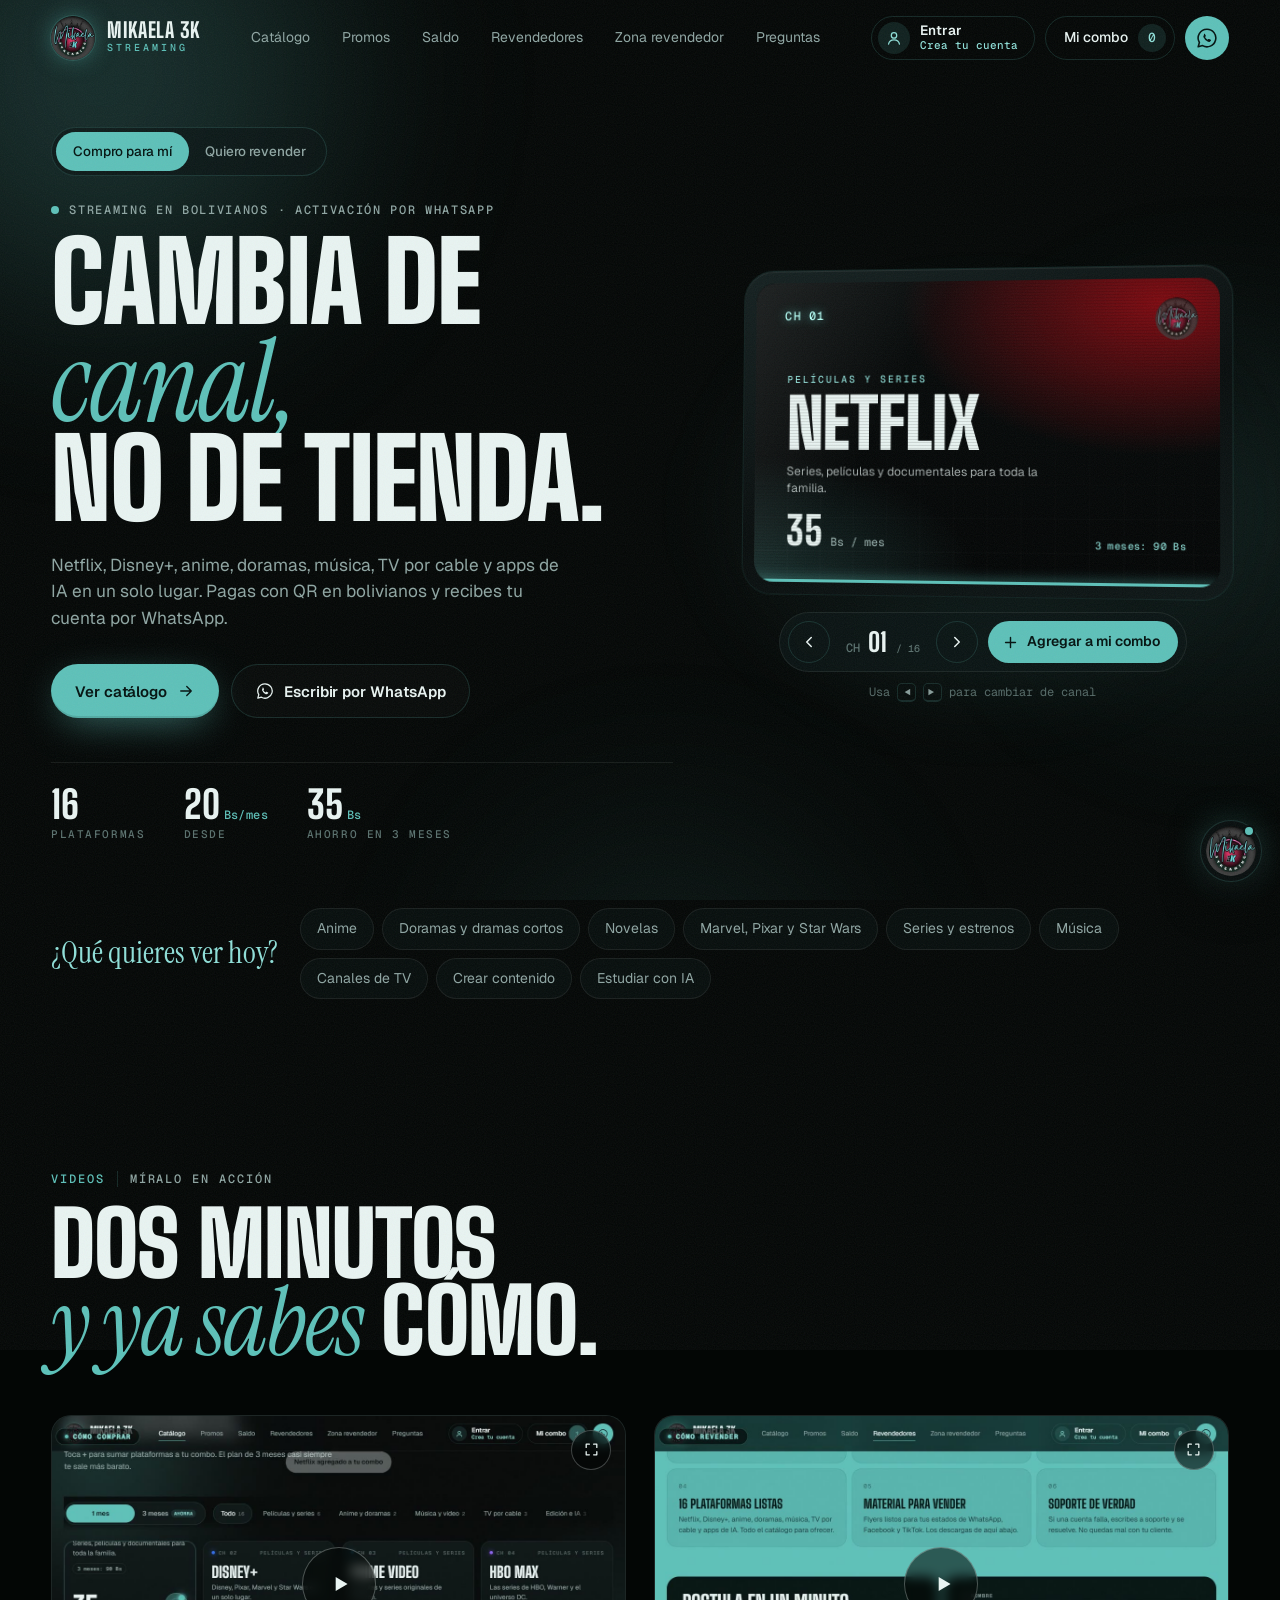
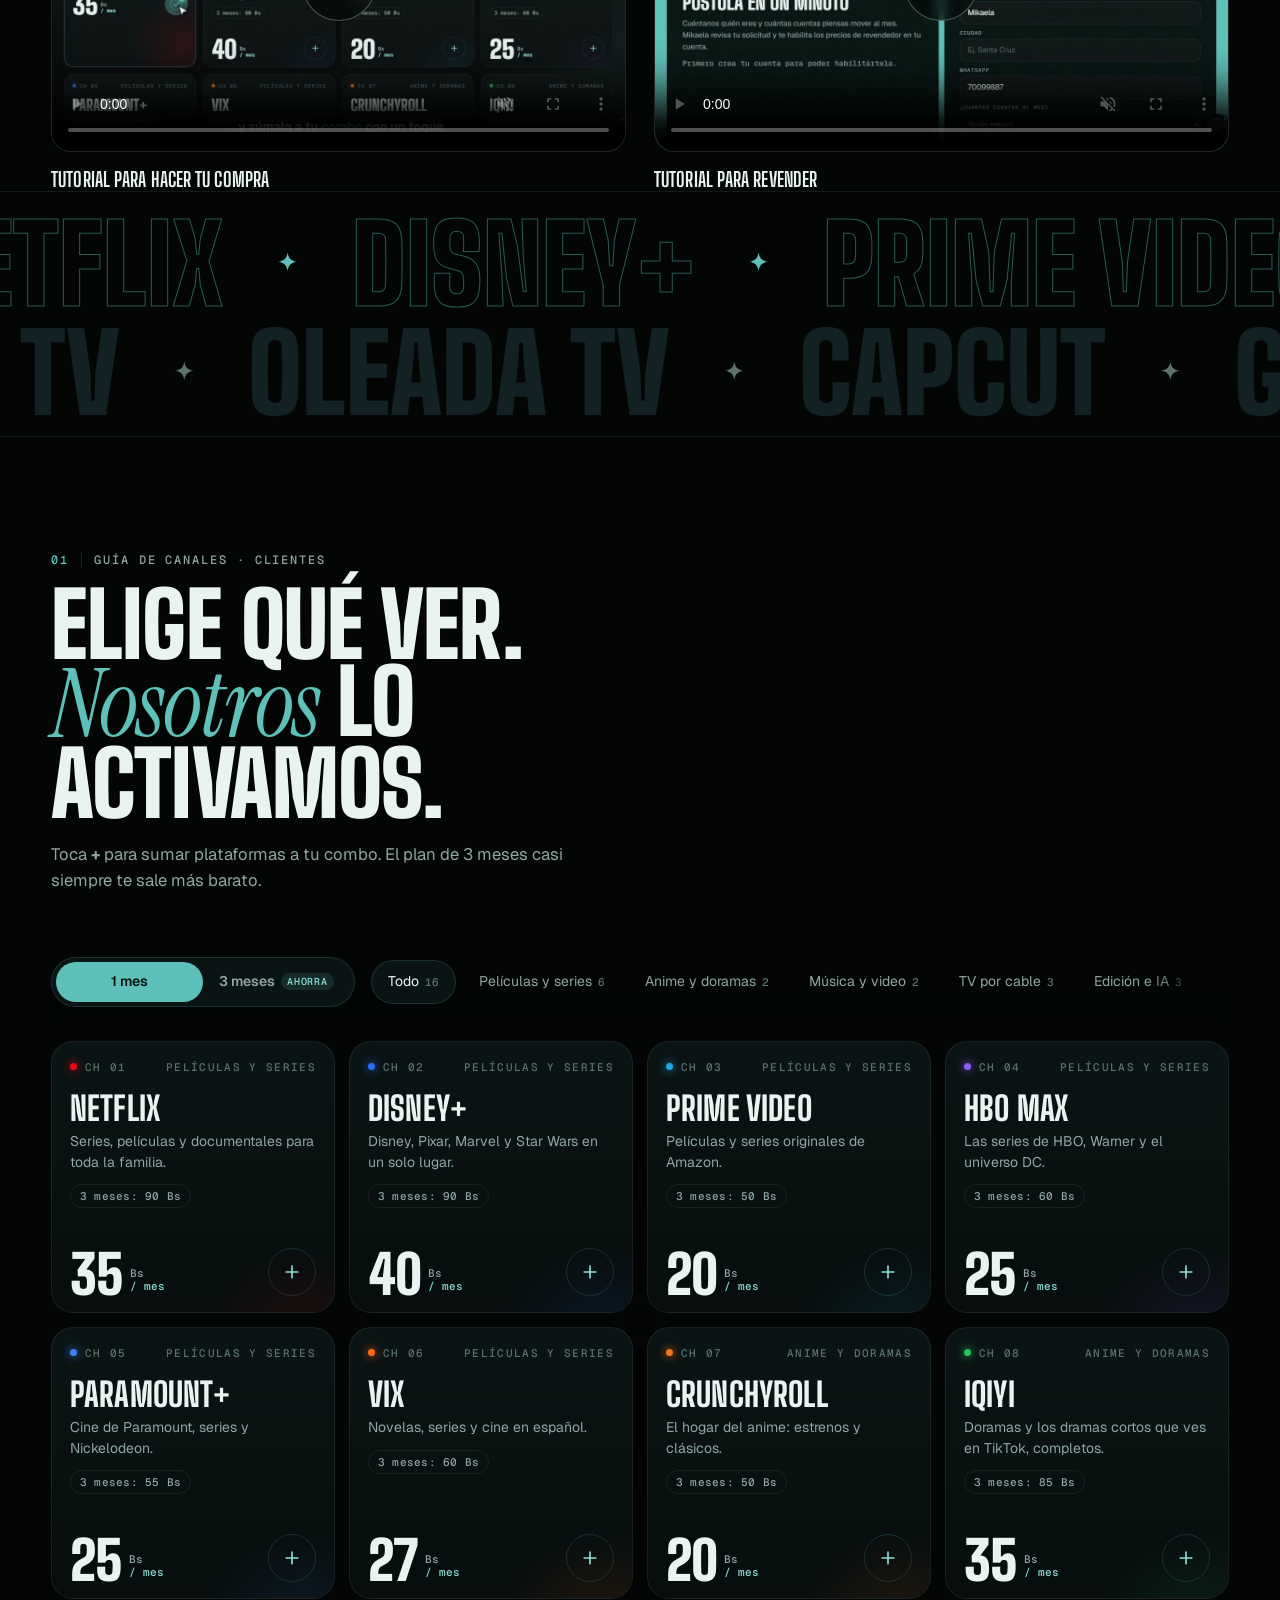
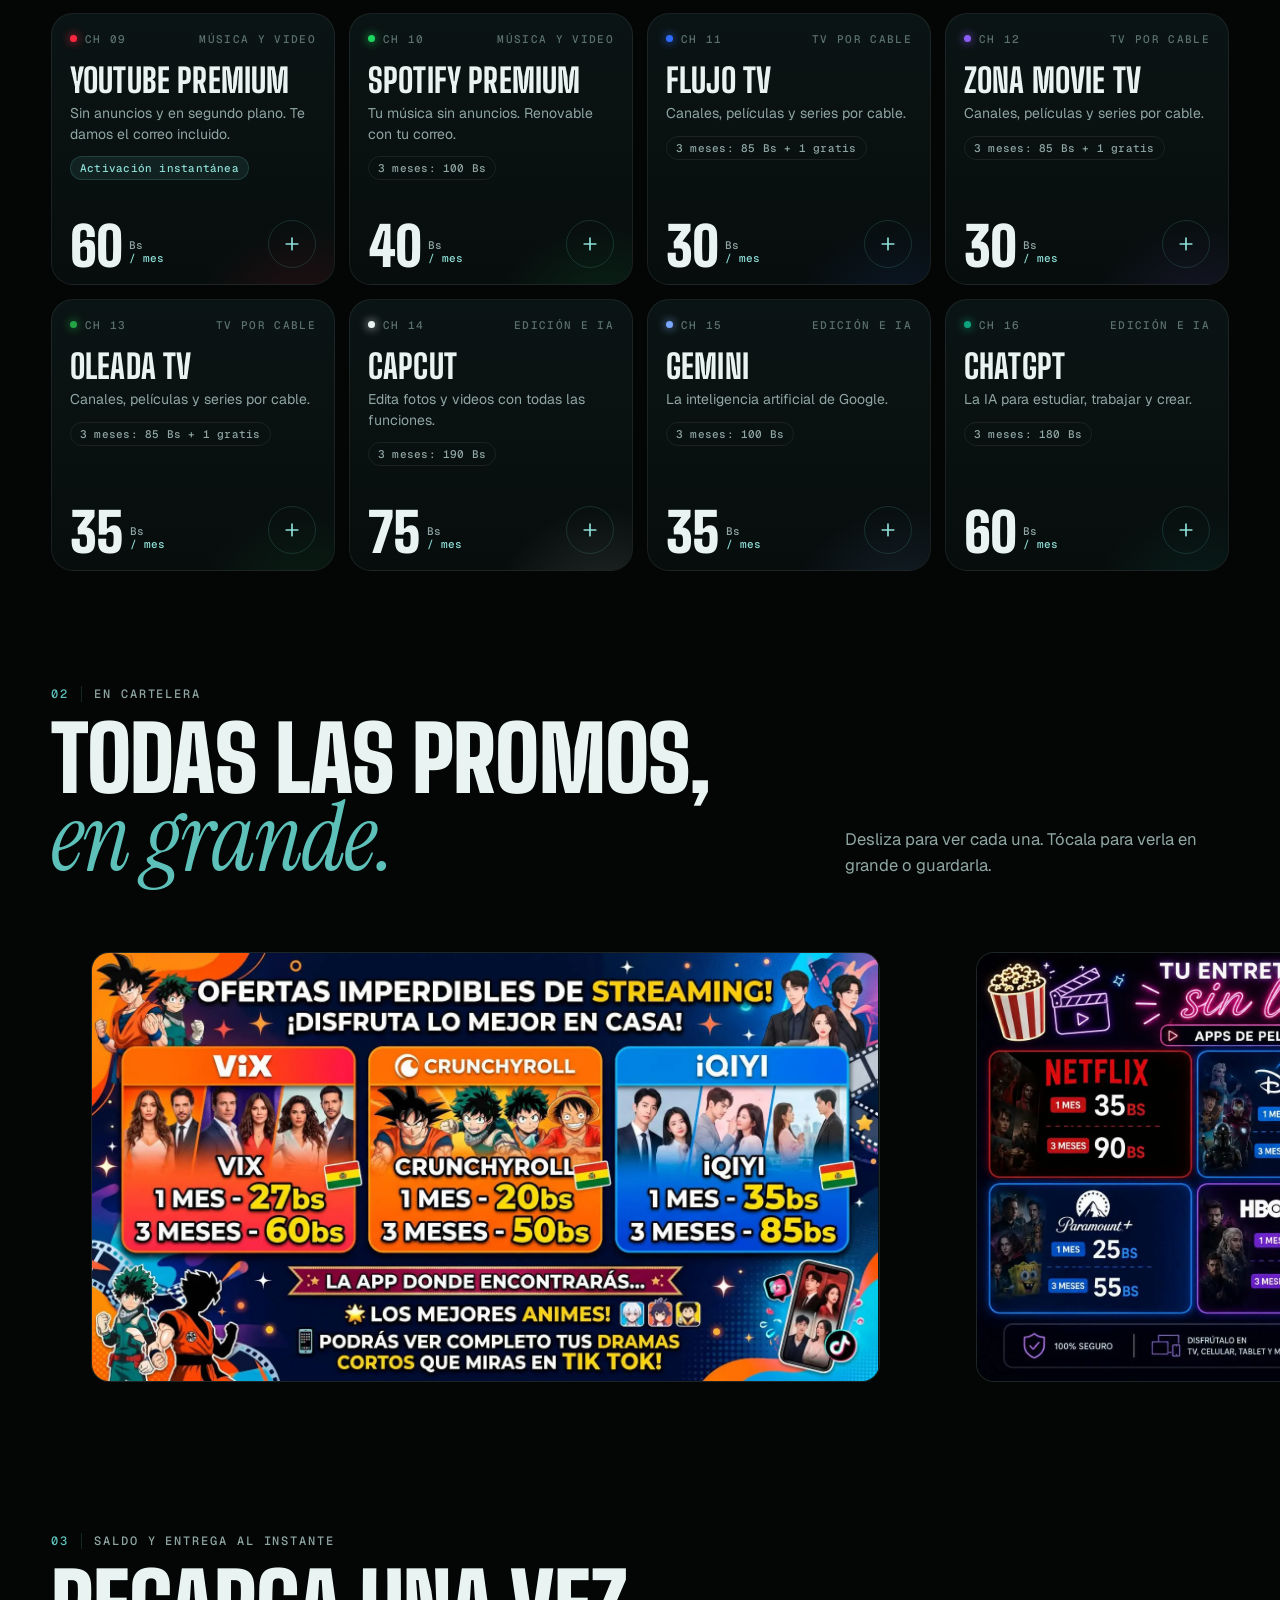
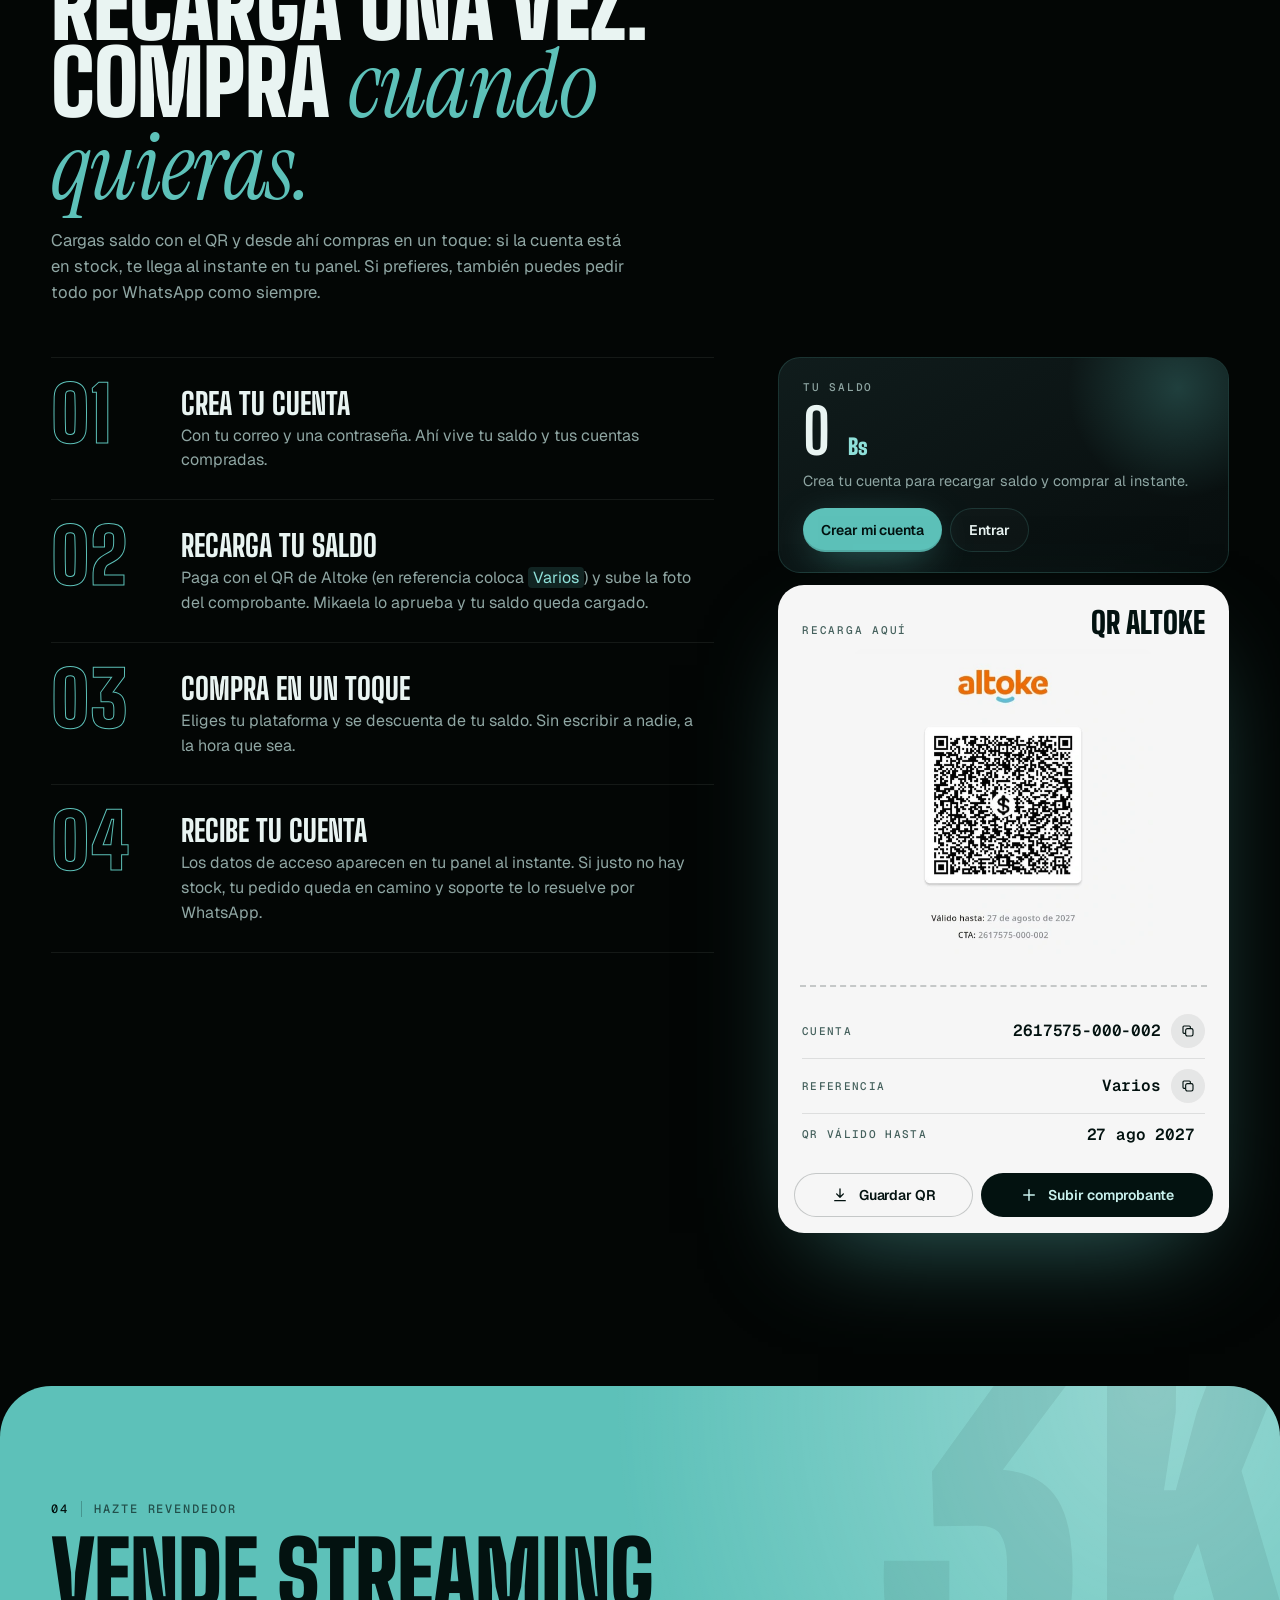
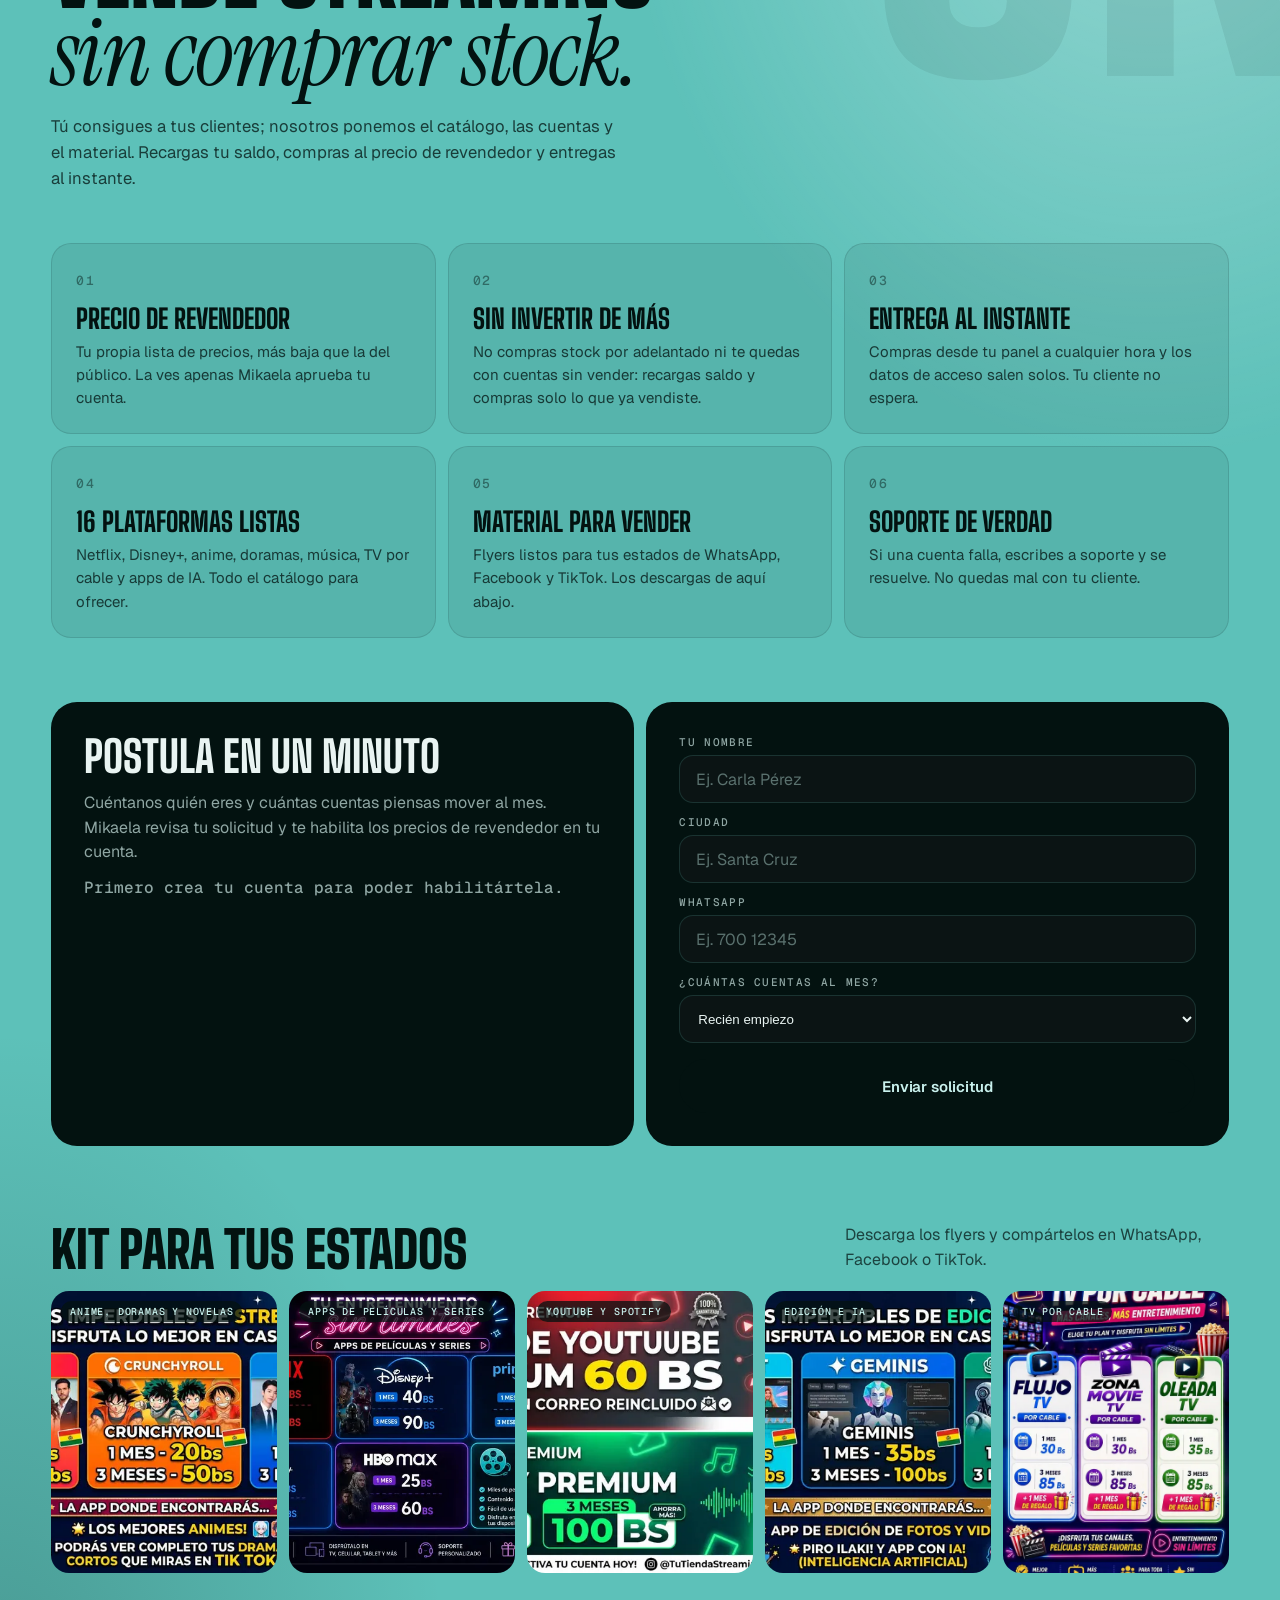
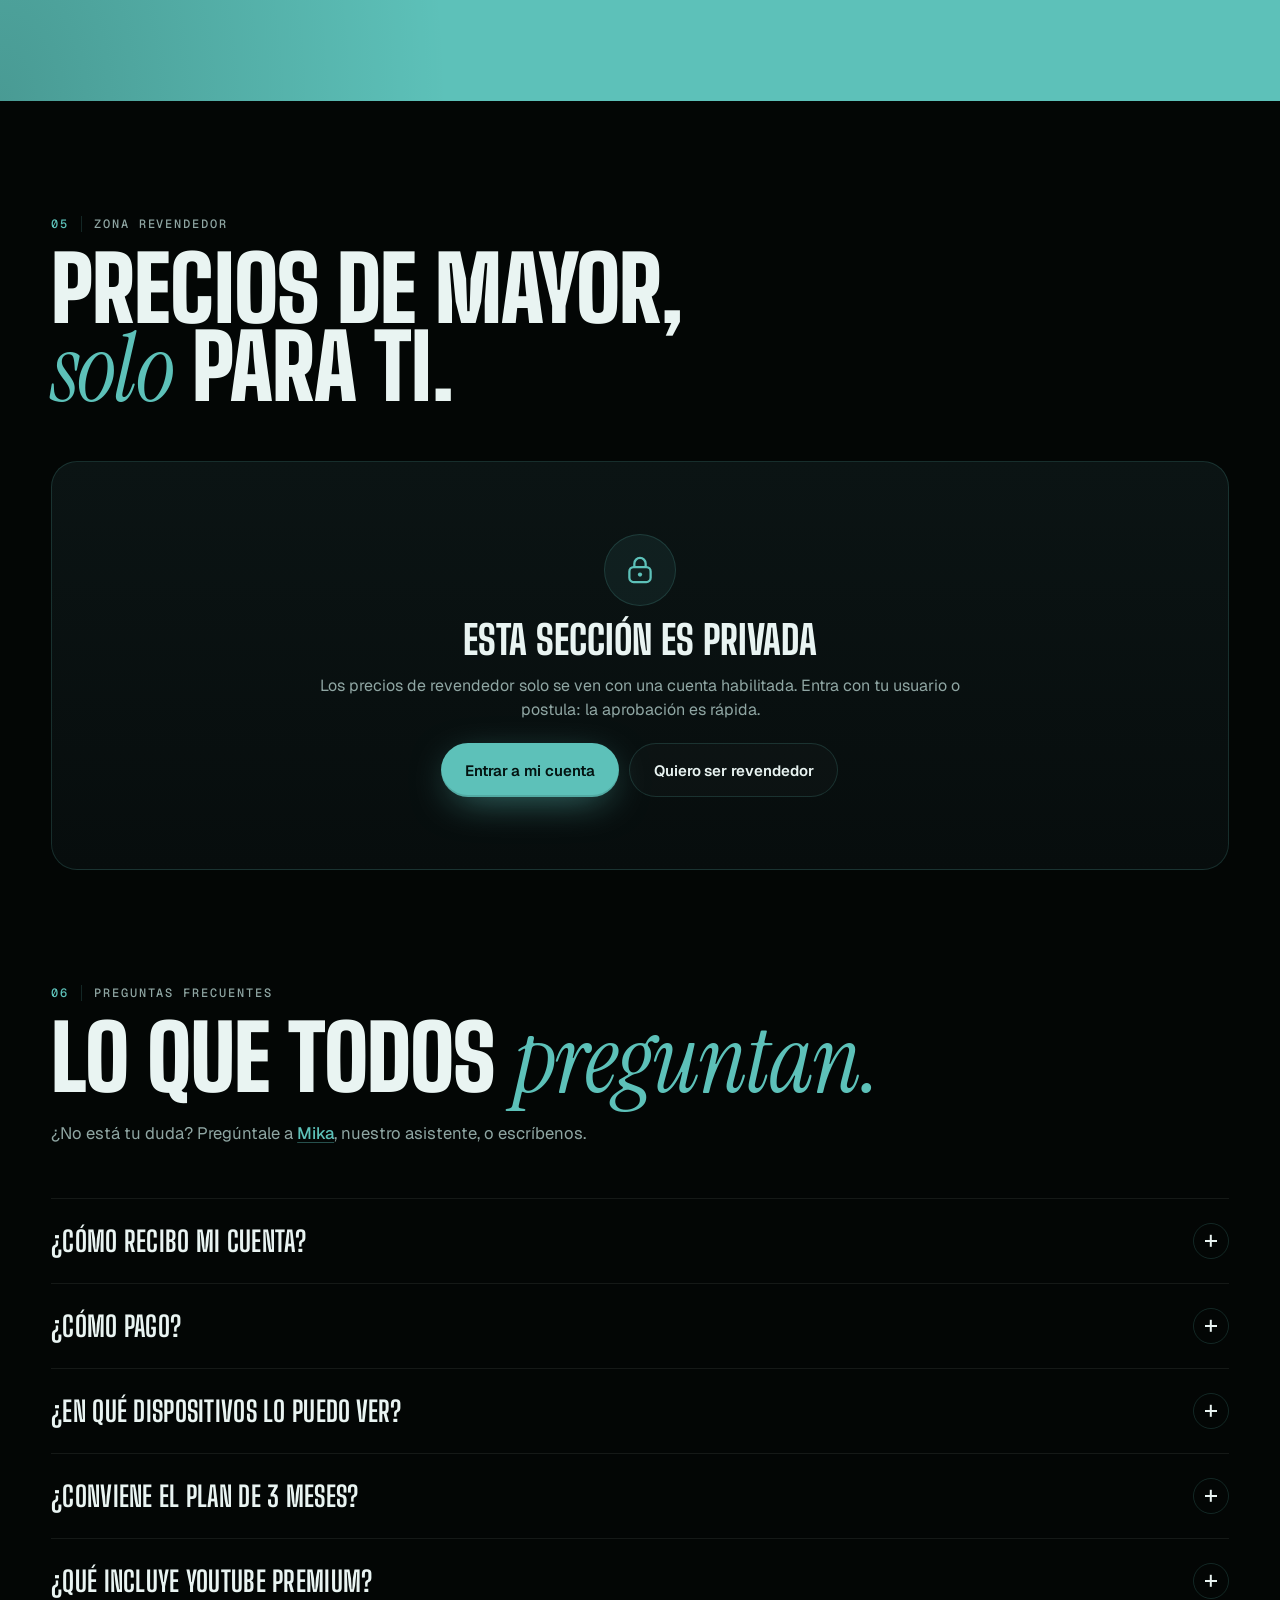
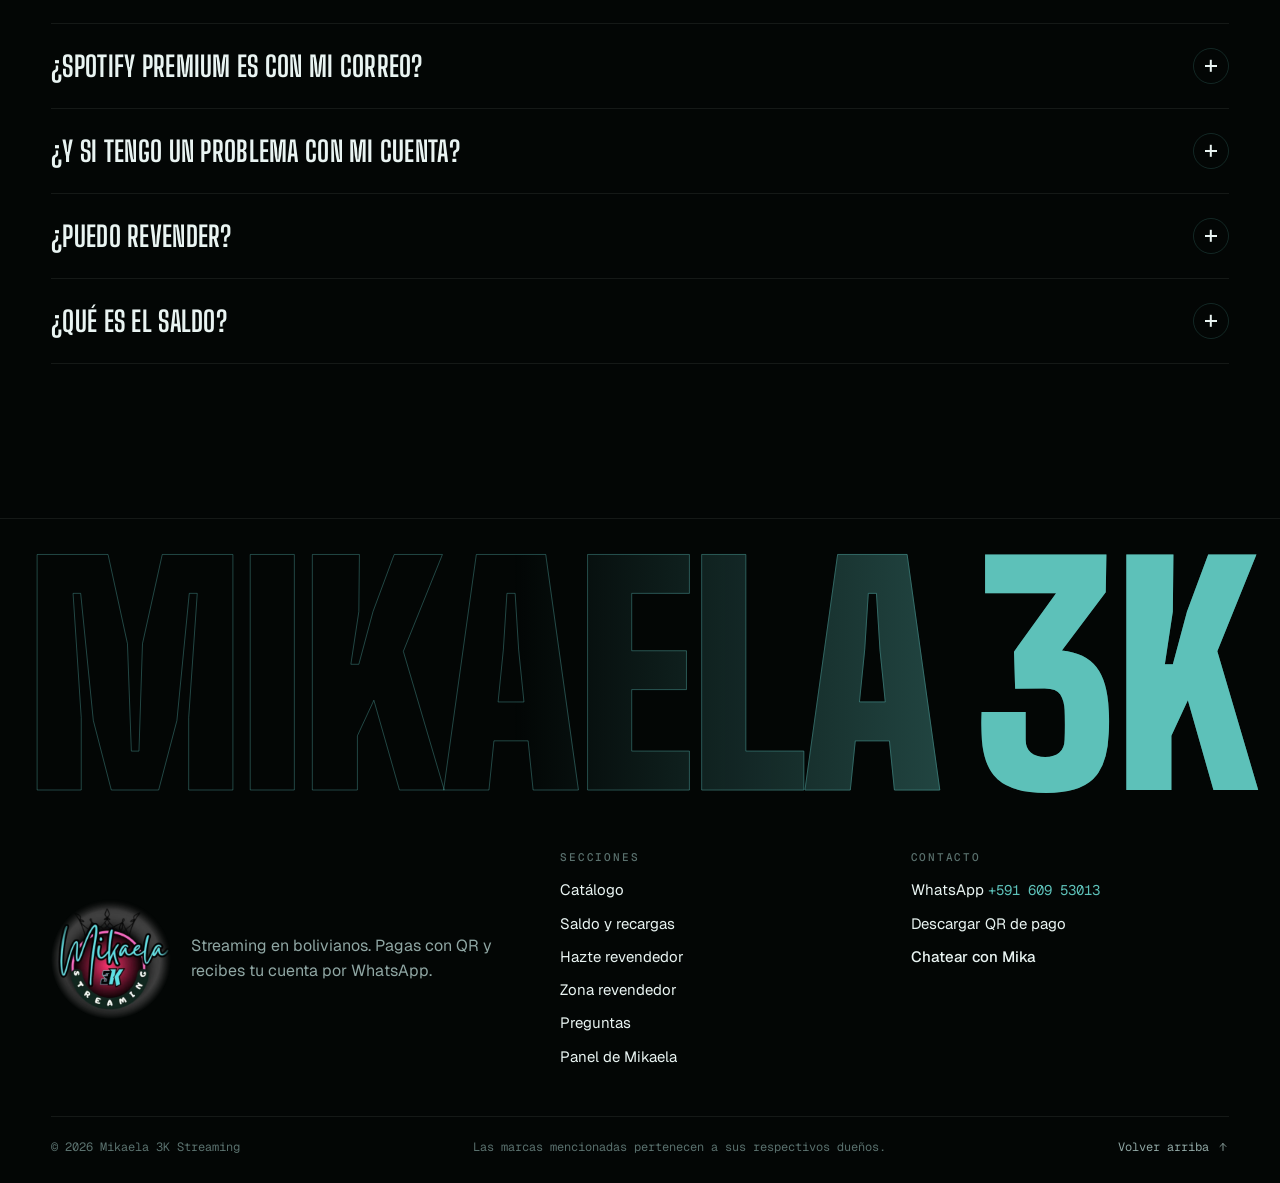
<file: index.html>
<!doctype html>
<html lang="es">
<head>
  <meta charset="utf-8">
  <meta name="viewport" content="width=device-width, initial-scale=1, viewport-fit=cover">
  <title>Mikaela 3K Streaming · Netflix, anime, música y más en bolivianos</title>
  <meta name="description" content="Netflix, Disney+, Prime Video, HBO Max, Crunchyroll, iQIYI, Spotify, YouTube Premium, TV por cable y apps de IA. Pagas con QR en bolivianos y recibes tu cuenta por WhatsApp.">
  <meta name="theme-color" content="#030605">
  <meta property="og:type" content="website">
  <meta property="og:title" content="Mikaela 3K Streaming">
  <meta property="og:description" content="Cambia de canal, no de tienda. 16 plataformas desde 20 Bs al mes, pago con QR y activación por WhatsApp.">
  <meta property="og:image" content="img/og.jpg">
  <meta name="twitter:card" content="summary_large_image">
  <link rel="icon" type="image/png" href="img/favicon.png">
  <link rel="apple-touch-icon" href="img/apple-touch-icon.png">
  <link rel="preconnect" href="https://fonts.googleapis.com">
  <link rel="preconnect" href="https://fonts.gstatic.com" crossorigin>
  <link href="https://fonts.googleapis.com/css2?family=Big+Shoulders+Display:wght@600;700;800;900&family=Geist:wght@400;500;600&family=Geist+Mono:wght@400;500&family=Instrument+Serif:ital@0;1&display=swap" rel="stylesheet">
  <link rel="preload" as="image" href="img/logo.webp">
  <link rel="stylesheet" href="css/estilos.css">
  <link rel="stylesheet" href="css/cuenta.css">
</head>
<body class="is-loading">

<svg width="0" height="0" style="position:absolute" aria-hidden="true">
  <symbol id="i-wa" viewBox="0 0 24 24"><path d="M12 2.4a9.6 9.6 0 0 0-8.3 14.5L2.4 21.6l4.8-1.3A9.6 9.6 0 1 0 12 2.4Z" fill="none" stroke="currentColor" stroke-width="1.7" stroke-linejoin="round"/><path d="M8.7 7.5c.3-.3.8-.3 1 .1l.9 1.8c.2.3.1.7-.2 1l-.6.6c.6 1.3 1.6 2.3 2.9 2.9l.6-.6c.3-.3.7-.4 1-.2l1.8.9c.4.2.4.7.1 1l-.8.8c-.6.6-1.5.7-2.3.4a9.2 9.2 0 0 1-4.9-4.9c-.3-.8-.2-1.7.4-2.3l.1-.3Z" fill="currentColor"/></symbol>
  <symbol id="i-arrow" viewBox="0 0 24 24"><path d="M5 12h14M13 6l6 6-6 6" fill="none" stroke="currentColor" stroke-width="1.8" stroke-linecap="round" stroke-linejoin="round"/></symbol>
  <symbol id="i-plus" viewBox="0 0 24 24"><path d="M12 5v14M5 12h14" fill="none" stroke="currentColor" stroke-width="2" stroke-linecap="round"/></symbol>
  <symbol id="i-minus" viewBox="0 0 24 24"><path d="M5 12h14" fill="none" stroke="currentColor" stroke-width="2" stroke-linecap="round"/></symbol>
  <symbol id="i-check" viewBox="0 0 24 24"><path d="m5 12.5 4.5 4.5L19 7.5" fill="none" stroke="currentColor" stroke-width="2.2" stroke-linecap="round" stroke-linejoin="round"/></symbol>
  <symbol id="i-close" viewBox="0 0 24 24"><path d="M6 6l12 12M18 6 6 18" fill="none" stroke="currentColor" stroke-width="1.9" stroke-linecap="round"/></symbol>
  <symbol id="i-down" viewBox="0 0 24 24"><path d="M12 4v11m0 0-4.5-4.5M12 15l4.5-4.5M5 19.5h14" fill="none" stroke="currentColor" stroke-width="1.8" stroke-linecap="round" stroke-linejoin="round"/></symbol>
  <symbol id="i-copy" viewBox="0 0 24 24"><rect x="8.5" y="8.5" width="11" height="11" rx="2.5" fill="none" stroke="currentColor" stroke-width="1.7"/><path d="M15.5 8.5V6a1.5 1.5 0 0 0-1.5-1.5H6A1.5 1.5 0 0 0 4.5 6v8A1.5 1.5 0 0 0 6 15.5h2.5" fill="none" stroke="currentColor" stroke-width="1.7"/></symbol>
  <symbol id="i-send" viewBox="0 0 24 24"><path d="M4.5 12 20 4.5 15.5 20l-3.2-6.3L4.5 12Z" fill="none" stroke="currentColor" stroke-width="1.8" stroke-linejoin="round"/><path d="m12.3 13.7 3.4-3.4" stroke="currentColor" stroke-width="1.8" stroke-linecap="round"/></symbol>
  <symbol id="i-chev" viewBox="0 0 24 24"><path d="m9 6 6 6-6 6" fill="none" stroke="currentColor" stroke-width="2" stroke-linecap="round" stroke-linejoin="round"/></symbol>
  <symbol id="i-spark" viewBox="0 0 24 24"><path d="M12 2.5c.5 4.6 2.9 7 7.5 7.5-4.6.5-7 2.9-7.5 7.5-.5-4.6-2.9-7-7.5-7.5 4.6-.5 7-2.9 7.5-7.5Z" fill="currentColor"/></symbol>
  <symbol id="i-expand" viewBox="0 0 24 24"><path d="M9 4.5H4.5V9M15 4.5h4.5V9M9 19.5H4.5V15M15 19.5h4.5V15" fill="none" stroke="currentColor" stroke-width="1.8" stroke-linecap="round" stroke-linejoin="round"/></symbol>
  <symbol id="i-play" viewBox="0 0 24 24"><path d="M8 5.5v13l11-6.5-11-6.5Z" fill="currentColor"/></symbol>
</svg>

<!-- Intro: sintonizando -->
<div class="loader" id="loader" aria-hidden="true">
  <div class="loader__logo"><img src="img/logo.webp" alt="" width="640" height="640"></div>
  <div class="loader__line">
    <span>Sintonizando</span>
    <b id="loaderCh">CH 01</b>
  </div>
  <div class="loader__bar"><i></i></div>
</div>

<div class="ambient" aria-hidden="true"><i></i><i></i><i></i></div>
<div class="grain" aria-hidden="true"></div>

<header class="nav" id="nav">
  <a class="nav__brand" href="#top" aria-label="Mikaela 3K Streaming, inicio">
    <img src="img/logo-128.webp" alt="" width="44" height="44">
    <span><b>Mikaela 3K</b><small>Streaming</small></span>
  </a>
  <nav class="nav__links" aria-label="Principal">
    <a href="#catalogo">Catálogo</a>
    <a href="#cartelera">Promos</a>
    <a href="#comprar">Saldo</a>
    <a href="#revendedores">Revendedores</a>
    <a href="#zona">Zona revendedor</a>
    <a href="#preguntas">Preguntas</a>
  </nav>
  <div class="nav__actions">
    <button class="nav__user" id="navUser" type="button" aria-label="Mi cuenta">
      <span class="nav__user__av" id="navAv" aria-hidden="true">
        <svg viewBox="0 0 24 24"><circle cx="12" cy="8.5" r="3.6" fill="none" stroke="currentColor" stroke-width="1.7"/><path d="M4.8 20c.6-3.6 3.6-5.6 7.2-5.6s6.6 2 7.2 5.6" fill="none" stroke="currentColor" stroke-width="1.7" stroke-linecap="round"/></svg>
      </span>
      <span class="nav__user__txt"><b id="navName">Entrar</b><small id="navSaldo">Crea tu cuenta</small></span>
    </button>
    <button class="nav__combo" id="openCart" type="button">
      <span>Mi combo</span><b class="badge" id="cartCount">0</b>
    </button>
    <a class="nav__wa" data-wa="Hola Mikaela 3K, quiero información." href="#" target="_blank" rel="noopener" aria-label="Escribir por WhatsApp">
      <svg><use href="#i-wa"/></svg>
    </a>
    <button class="nav__burger" id="burger" type="button" aria-label="Abrir menú" aria-expanded="false" aria-controls="menu"><i></i><i></i></button>
  </div>
</header>

<div class="menu" id="menu" aria-hidden="true">
  <nav aria-label="Menú">
    <a href="#catalogo"><small>01</small>Catálogo</a>
    <a href="#cartelera"><small>02</small>Promos</a>
    <a href="#comprar"><small>03</small>Saldo</a>
    <a href="#revendedores"><small>04</small>Revendedores</a>
    <a href="#zona"><small>05</small>Zona revendedor</a>
    <a href="#preguntas"><small>06</small>Preguntas</a>
  </nav>
  <a class="btn btn--primary btn--block" data-wa="Hola Mikaela 3K, quiero información." href="#" target="_blank" rel="noopener">
    <svg><use href="#i-wa"/></svg> Escribir por WhatsApp
  </a>
</div>

<main id="top">

  <!-- ============ HERO ============ -->
  <section class="hero" id="inicio" aria-label="Inicio">
    <div class="hero__copy">
      <div class="switch" role="tablist" aria-label="¿Para quién es?">
        <button type="button" role="tab" aria-selected="true" data-mode="cliente">Compro para mí</button>
        <button type="button" role="tab" aria-selected="false" data-mode="revendedor">Quiero revender</button>
        <i class="switch__pill" aria-hidden="true"></i>
      </div>

      <p class="kicker"><span class="live" aria-hidden="true"></span><span id="heroKicker">Streaming en bolivianos · Activación por WhatsApp</span></p>

      <h1 class="hero__title" id="heroTitle">
        <span class="line"><span>Cambia de</span></span>
        <span class="line"><span><em>canal,</em></span></span>
        <span class="line"><span>no de tienda.</span></span>
      </h1>

      <p class="hero__lead" id="heroLead">Netflix, Disney+, anime, doramas, música, TV por cable y apps de IA en un solo lugar. Pagas con QR en bolivianos y recibes tu cuenta por WhatsApp.</p>

      <div class="hero__cta">
        <a class="btn btn--primary magnetic" id="heroCta" href="#catalogo"><span id="heroCtaTxt">Ver catálogo</span> <svg><use href="#i-arrow"/></svg></a>
        <a class="btn btn--ghost" id="heroCta2" data-wa="Hola Mikaela 3K, quiero información." href="#" target="_blank" rel="noopener"><svg><use href="#i-wa"/></svg> <span>Escribir por WhatsApp</span></a>
      </div>

      <dl class="hero__stats" id="heroStats"></dl>
    </div>

    <div class="hero__tv">
      <div class="tv" id="tv">
        <div class="tv__frame">
          <div class="tv__screen" id="tvScreen" aria-live="polite">
            <div class="tv__channel" id="tvChannel"></div>
            <canvas class="tv__static" id="tvStatic" width="240" height="150" aria-hidden="true"></canvas>
            <div class="tv__scan" aria-hidden="true"></div>
            <div class="tv__glass" aria-hidden="true"></div>
            <span class="tv__osd" id="tvOsd">CH 01</span>
            <img class="tv__bug" src="img/logo-128.webp" alt="" width="56" height="56">
            <i class="tv__progress" id="tvProgress" aria-hidden="true"></i>
          </div>
        </div>
        <div class="tv__remote">
          <button class="tv__btn" id="tvPrev" type="button" aria-label="Canal anterior"><svg style="transform:scaleX(-1)"><use href="#i-chev"/></svg></button>
          <div class="tv__dial" aria-hidden="true"><span>CH</span><b id="tvNum">01</b><small>/ 16</small></div>
          <button class="tv__btn" id="tvNext" type="button" aria-label="Canal siguiente"><svg><use href="#i-chev"/></svg></button>
          <button class="tv__add" id="tvAdd" type="button"><svg><use href="#i-plus"/></svg><span>Agregar a mi combo</span></button>
        </div>
        <p class="tv__hint">Usa <kbd>◀</kbd> <kbd>▶</kbd> para cambiar de canal</p>
      </div>
    </div>
  </section>

  <!-- ============ GUSTOS ============ -->
  <section class="moods" aria-label="¿Qué quieres ver hoy?">
    <p class="moods__q"><em>¿Qué quieres ver hoy?</em></p>
    <div class="moods__list" id="moods"></div>
  </section>

  <!-- ============ TUTORIALES ============ -->
  <section class="section tutos" id="tutoriales" aria-labelledby="tutosTitle">
    <header class="sec-head" data-reveal>
      <p class="sec-tag"><span>Videos</span>Míralo en acción</p>
      <h2 id="tutosTitle">Dos minutos<br><em>y ya sabes</em> cómo.</h2>
    </header>
    <div class="tutos__grid" id="tutosGrid"></div>
  </section>

  <!-- ============ MARQUESINA ============ -->
  <div class="marquee" aria-hidden="true">
    <div class="marquee__row" data-dir="1"><div class="marquee__track" id="mq1"></div></div>
    <div class="marquee__row marquee__row--solid" data-dir="-1"><div class="marquee__track" id="mq2"></div></div>
  </div>

  <!-- ============ 01 CATÁLOGO ============ -->
  <section class="section catalog" id="catalogo" aria-labelledby="catTitle">
    <header class="sec-head" data-reveal>
      <p class="sec-tag"><span>01</span>Guía de canales · Clientes</p>
      <h2 id="catTitle">Elige qué ver.<br><em>Nosotros</em> lo activamos.</h2>
      <p class="sec-lead">Toca <b>+</b> para sumar plataformas a tu combo. El plan de 3 meses casi siempre te sale más barato.</p>
    </header>

    <div class="catalog__bar" id="catBar">
      <div class="period" role="radiogroup" aria-label="Duración del plan">
        <button type="button" role="radio" aria-checked="true" data-meses="1">1 mes</button>
        <button type="button" role="radio" aria-checked="false" data-meses="3">3 meses <small>ahorra</small></button>
        <i class="period__pill" aria-hidden="true"></i>
      </div>
      <div class="tabs" id="tabs" role="tablist" aria-label="Categorías"></div>
    </div>

    <div class="mood-note" id="moodNote" hidden>
      <span>Mostrando lo mejor para <b id="moodName"></b></span>
      <button type="button" id="moodClear">Ver todo <svg><use href="#i-close"/></svg></button>
    </div>

    <div class="grid" id="grid"></div>
  </section>

  <!-- ============ 02 CARTELERA ============ -->
  <section class="section rail-sec" id="cartelera" aria-labelledby="railTitle">
    <header class="sec-head sec-head--row" data-reveal>
      <div>
        <p class="sec-tag"><span>02</span>En cartelera</p>
        <h2 id="railTitle">Todas las promos,<br><em>en grande.</em></h2>
      </div>
      <p class="sec-lead">Desliza para ver cada una. Tócala para verla en grande o guardarla.</p>
    </header>
    <div class="rail" id="rail" tabindex="0" aria-label="Promociones"></div>
  </section>

  <!-- ============ 03 SALDO ============ -->
  <section class="section buy" id="comprar" aria-labelledby="buyTitle">
    <header class="sec-head" data-reveal>
      <p class="sec-tag"><span>03</span>Saldo y entrega al instante</p>
      <h2 id="buyTitle">Recarga una vez.<br>Compra <em>cuando quieras.</em></h2>
      <p class="sec-lead">Cargas saldo con el QR y desde ahí compras en un toque: si la cuenta está en stock, te llega al instante en tu panel. Si prefieres, también puedes pedir todo por WhatsApp como siempre.</p>
    </header>

    <div class="buy__grid">
      <ol class="steps" id="steps">
        <li data-reveal>
          <b>01</b>
          <div><h3>Crea tu cuenta</h3><p>Con tu correo y una contraseña. Ahí vive tu saldo y tus cuentas compradas.</p></div>
        </li>
        <li data-reveal>
          <b>02</b>
          <div><h3>Recarga tu saldo</h3><p>Paga con el QR de Altoke (en referencia coloca <mark>Varios</mark>) y sube la foto del comprobante. Mikaela lo aprueba y tu saldo queda cargado.</p></div>
        </li>
        <li data-reveal>
          <b>03</b>
          <div><h3>Compra en un toque</h3><p>Eliges tu plataforma y se descuenta de tu saldo. Sin escribir a nadie, a la hora que sea.</p></div>
        </li>
        <li data-reveal>
          <b>04</b>
          <div><h3>Recibe tu cuenta</h3><p>Los datos de acceso aparecen en tu panel al instante. Si justo no hay stock, tu pedido queda en camino y soporte te lo resuelve por WhatsApp.</p></div>
        </li>
      </ol>

      <div class="buy__side">
      <article class="saldo-card" id="saldoCard" data-reveal>
        <p class="saldo-card__k">Tu saldo</p>
        <p class="saldo-card__n"><b id="saldoNum">0</b> <span>Bs</span></p>
        <p class="saldo-card__t" id="saldoTexto">Crea tu cuenta para recargar saldo y comprar al instante.</p>
        <div class="saldo-card__btns">
          <button class="btn btn--primary btn--sm" type="button" id="saldoBtn1">Crear mi cuenta</button>
          <button class="btn btn--ghost btn--sm" type="button" id="saldoBtn2">Cómo funciona</button>
        </div>
      </article>

      <article class="ticket" data-reveal aria-label="Datos de pago">
        <header class="ticket__head">
          <span>Recarga aquí</span>
          <b>QR Altoke</b>
        </header>
        <div class="ticket__qr">
          <img src="img/qr-altoke.webp" alt="Código QR de pago Altoke de Mikaela 3K" width="520" height="528" loading="lazy">
        </div>
        <div class="ticket__cut" aria-hidden="true"></div>
        <dl class="ticket__rows">
          <div><dt>Cuenta</dt><dd id="payAcc">2617575-000-002</dd><button type="button" class="copy" data-copy="2617575-000-002" aria-label="Copiar número de cuenta"><svg><use href="#i-copy"/></svg></button></div>
          <div><dt>Referencia</dt><dd>Varios</dd><button type="button" class="copy" data-copy="Varios" aria-label="Copiar referencia"><svg><use href="#i-copy"/></svg></button></div>
          <div><dt>QR válido hasta</dt><dd>27 ago 2027</dd></div>
        </dl>
        <div class="ticket__actions">
          <a class="btn btn--ghost btn--sm" href="img/qr-altoke.png" download="QR-Mikaela-3K.png"><svg><use href="#i-down"/></svg> Guardar QR</a>
          <button class="btn btn--primary btn--sm" type="button" id="btnRecargar"><svg><use href="#i-plus"/></svg> Subir comprobante</button>
        </div>
      </article>
      </div>
    </div>
  </section>

  <!-- ============ 04 POR QUÉ SER REVENDEDOR (público) ============ -->
  <section class="resell" id="revendedores" aria-labelledby="resTitle">
    <div class="resell__inner">
      <header class="sec-head" data-reveal>
        <p class="sec-tag"><span>04</span>Hazte revendedor</p>
        <h2 id="resTitle">Vende streaming<br><em>sin comprar stock.</em></h2>
        <p class="sec-lead">Tú consigues a tus clientes; nosotros ponemos el catálogo, las cuentas y el material. Recargas tu saldo, compras al precio de revendedor y entregas al instante.</p>
      </header>

      <ul class="motivos">
        <li data-reveal><b>01</b><h3>Precio de revendedor</h3><p>Tu propia lista de precios, más baja que la del público. La ves apenas Mikaela aprueba tu cuenta.</p></li>
        <li data-reveal><b>02</b><h3>Sin invertir de más</h3><p>No compras stock por adelantado ni te quedas con cuentas sin vender: recargas saldo y compras solo lo que ya vendiste.</p></li>
        <li data-reveal><b>03</b><h3>Entrega al instante</h3><p>Compras desde tu panel a cualquier hora y los datos de acceso salen solos. Tu cliente no espera.</p></li>
        <li data-reveal><b>04</b><h3>16 plataformas listas</h3><p>Netflix, Disney+, anime, doramas, música, TV por cable y apps de IA. Todo el catálogo para ofrecer.</p></li>
        <li data-reveal><b>05</b><h3>Material para vender</h3><p>Flyers listos para tus estados de WhatsApp, Facebook y TikTok. Los descargas de aquí abajo.</p></li>
        <li data-reveal><b>06</b><h3>Soporte de verdad</h3><p>Si una cuenta falla, escribes a soporte y se resuelve. No quedas mal con tu cliente.</p></li>
      </ul>

      <div class="postular" id="postular" data-reveal>
        <div class="postular__txt">
          <h3>Postula en un minuto</h3>
          <p>Cuéntanos quién eres y cuántas cuentas piensas mover al mes. Mikaela revisa tu solicitud y te habilita los precios de revendedor en tu cuenta.</p>
          <p class="postular__nota" id="postularNota">Primero crea tu cuenta para poder habilitártela.</p>
        </div>
        <form class="postular__form" id="formPostular">
          <label class="field"><span>Tu nombre</span><input id="pNombre" type="text" autocomplete="name" placeholder="Ej. Carla Pérez" required></label>
          <label class="field"><span>Ciudad</span><input id="pCiudad" type="text" autocomplete="address-level2" placeholder="Ej. Santa Cruz" required></label>
          <label class="field"><span>WhatsApp</span><input id="pWhats" type="tel" autocomplete="tel" placeholder="Ej. 700 12345" required></label>
          <label class="field"><span>¿Cuántas cuentas al mes?</span>
            <select id="pVolumen">
              <option>Recién empiezo</option>
              <option>De 1 a 5</option>
              <option>De 6 a 15</option>
              <option>De 16 a 30</option>
              <option>Más de 30</option>
            </select>
          </label>
          <button class="btn btn--dark btn--block" type="submit">Enviar solicitud</button>
          <p class="postular__ok" id="postularOk" hidden>¡Listo! Tu solicitud llegó. Te avisamos por WhatsApp apenas esté aprobada.</p>
        </form>
      </div>

      <div class="kit">
        <header class="kit__head" data-reveal>
          <h3>Kit para tus estados</h3>
          <p>Descarga los flyers y compártelos en WhatsApp, Facebook o TikTok.</p>
        </header>
        <div class="kit__grid" id="kit"></div>
      </div>
    </div>
  </section>

  <!-- ============ 05 ZONA REVENDEDOR (privada) ============ -->
  <section class="section zona" id="zona" aria-labelledby="zonaTitle">
    <header class="sec-head" data-reveal>
      <p class="sec-tag"><span>05</span>Zona revendedor</p>
      <h2 id="zonaTitle">Precios de mayor,<br><em>solo</em> para ti.</h2>
    </header>

    <div class="zona__caja" data-reveal>
      <!-- Cerrada -->
      <div class="zona__lock" id="zonaLock">
        <span class="zona__icon" aria-hidden="true">
          <svg viewBox="0 0 24 24"><rect x="4.5" y="10" width="15" height="10.5" rx="3" fill="none" stroke="currentColor" stroke-width="1.6"/><path d="M8 10V7.5a4 4 0 0 1 8 0V10" fill="none" stroke="currentColor" stroke-width="1.6"/><circle cx="12" cy="15.2" r="1.5" fill="currentColor"/></svg>
        </span>
        <h3 id="zonaLockTitulo">Esta sección es privada</h3>
        <p id="zonaLockTexto">Los precios de revendedor solo se ven con una cuenta habilitada. Entra con tu usuario o postula: la aprobación es rápida.</p>
        <div class="zona__btns">
          <button class="btn btn--primary" type="button" id="zonaEntrar">Entrar a mi cuenta</button>
          <a class="btn btn--ghost" href="#postular">Quiero ser revendedor</a>
        </div>
      </div>

      <!-- Abierta -->
      <div class="zona__open" id="zonaOpen" hidden>
        <div class="zona__top">
          <div>
            <p class="zona__hola">Hola, <b id="zonaNombre">revendedor</b></p>
            <p class="zona__sub">Estos son tus precios. En el catálogo de arriba también los verás aplicados.</p>
          </div>
          <div class="zona__saldo"><span>Tu saldo</span><b id="zonaSaldo">0 Bs</b></div>
        </div>
        <div class="zona__tabla" id="zonaTabla"></div>
        <p class="zona__pie">¿Algo no cuadra o necesitas volumen grande? <a data-wa="Hola Mikaela 3K, soy revendedor(a) y necesito consultar algo de mis precios." href="#" target="_blank" rel="noopener" class="linkish">Escríbele a Mikaela</a>.</p>
      </div>
    </div>
  </section>

  <!-- ============ 06 PREGUNTAS ============ -->
  <section class="section faq" id="preguntas" aria-labelledby="faqTitle">
    <header class="sec-head" data-reveal>
      <p class="sec-tag"><span>06</span>Preguntas frecuentes</p>
      <h2 id="faqTitle">Lo que todos <em>preguntan.</em></h2>
      <p class="sec-lead">¿No está tu duda? Pregúntale a <button type="button" class="linkish" data-open-mika>Mika</button>, nuestro asistente, o escríbenos.</p>
    </header>
    <div class="acc" id="faq"></div>
  </section>
</main>

<footer class="foot">
  <div class="foot__word" aria-hidden="true"><span>Mikaela</span><span>3K</span></div>
  <div class="foot__grid">
    <div class="foot__brand">
      <img src="img/logo.webp" alt="Logo Mikaela 3K Streaming" width="160" height="160" loading="lazy">
      <p>Streaming en bolivianos. Pagas con QR y recibes tu cuenta por WhatsApp.</p>
    </div>
    <nav class="foot__col" aria-label="Secciones">
      <p>Secciones</p>
      <a href="#catalogo">Catálogo</a>
      <a href="#comprar">Saldo y recargas</a>
      <a href="#revendedores">Hazte revendedor</a>
      <a href="#zona">Zona revendedor</a>
      <a href="#preguntas">Preguntas</a>
      <a href="panel.html">Panel de Mikaela</a>
    </nav>
    <div class="foot__col">
      <p>Contacto</p>
      <a data-wa="Hola Mikaela 3K, quiero información." href="#" target="_blank" rel="noopener">WhatsApp <span id="footPhone">+591 609 53013</span></a>
      <a href="img/qr-altoke.png" download="QR-Mikaela-3K.png">Descargar QR de pago</a>
      <button type="button" class="linkish" data-open-mika>Chatear con Mika</button>
    </div>
  </div>
  <div class="foot__base">
    <span>© <span id="year">2026</span> Mikaela 3K Streaming</span>
    <span>Las marcas mencionadas pertenecen a sus respectivos dueños.</span>
    <a href="#top" class="foot__top">Volver arriba <svg style="transform:rotate(-90deg)"><use href="#i-arrow"/></svg></a>
  </div>
</footer>

<!-- ============ COMBO (carrito) ============ -->
<div class="scrim" id="scrim" hidden></div>
<aside class="cart" id="cart" aria-hidden="true" aria-labelledby="cartTitle" role="dialog">
  <header class="cart__head">
    <div><p class="cart__k">Tu pedido</p><h2 id="cartTitle">Mi combo</h2></div>
    <button type="button" class="icon-btn" id="closeCart" aria-label="Cerrar combo"><svg><use href="#i-close"/></svg></button>
  </header>
  <div class="cart__body" id="cartBody"></div>
  <footer class="cart__foot" id="cartFoot">
    <div class="cart__total"><span>Total</span><b id="cartTotal">0 Bs</b></div>
    <p class="cart__save" id="cartSave" hidden></p>
    <label class="field field--dark"><span>Nombre para tu perfil</span><input id="profileName" type="text" autocomplete="given-name" placeholder="Ej. Andrea"></label>

    <div class="cart__qr">
      <img src="img/qr-altoke.webp" alt="QR de pago Altoke" width="150" height="152" loading="lazy">
      <div class="cart__qr__info">
        <p class="cart__qr__k">Pagar con QR</p>
        <p class="cart__qr__monto">Escanea y paga <b id="cartQrMonto">0 Bs</b></p>
        <p class="cart__qr__ref">En referencia coloca <b>Varios</b></p>
        <a class="linkish" href="img/qr-altoke.png" download="QR-Mikaela-3K.png"><svg><use href="#i-down"/></svg> Guardar QR</a>
      </div>
    </div>

    <div class="cart__upload">
      <span class="field__label">Subir el comprobante de pago</span>
      <label class="cart__upload__btn" for="cartComprobante"><svg><use href="#i-plus"/></svg> Elegir archivo</label>
      <input id="cartComprobante" class="sr-only" type="file" accept="image/*,application/pdf">
    </div>
    <p class="cart__uploaded" id="cartUploadedTxt" hidden></p>

    <button class="btn btn--primary btn--block" type="button" id="cartSend"><svg><use href="#i-wa"/></svg> <span>Seguir con la compra por WhatsApp</span></button>
    <p class="cart__hint" id="cartHint" hidden></p>
    <button class="linkish cart__saldoAlt" type="button" id="cartBuy" hidden><span>Pagar con mi saldo</span></button>
  </footer>
</aside>

<button class="combo-bar" id="comboBar" type="button" hidden>
  <span class="combo-bar__n" id="comboBarN">0</span>
  <span class="combo-bar__t"><b id="comboBarTotal">0 Bs</b><small id="comboBarNames"></small></span>
  <span class="combo-bar__go">Ver combo <svg><use href="#i-arrow"/></svg></span>
</button>

<!-- ============ LIGHTBOX ============ -->
<div class="lightbox" id="lightbox" role="dialog" aria-modal="true" aria-label="Promoción" hidden>
  <button type="button" class="icon-btn lightbox__close" id="lbClose" aria-label="Cerrar"><svg><use href="#i-close"/></svg></button>
  <button type="button" class="icon-btn lightbox__nav lightbox__nav--prev" id="lbPrev" aria-label="Anterior"><svg style="transform:scaleX(-1)"><use href="#i-chev"/></svg></button>
  <figure>
    <img id="lbImg" alt="">
    <figcaption><span id="lbCap"></span><a class="btn btn--ghost btn--sm" id="lbDown" href="#" download><svg><use href="#i-down"/></svg> Guardar</a></figcaption>
  </figure>
  <button type="button" class="icon-btn lightbox__nav lightbox__nav--next" id="lbNext" aria-label="Siguiente"><svg><use href="#i-chev"/></svg></button>
</div>

<!-- ============ VIDEO EN GRANDE ============ -->
<div class="video-lb" id="videoLb" role="dialog" aria-modal="true" aria-label="Video" hidden>
  <button type="button" class="icon-btn video-lb__close" id="videoLbClose" aria-label="Cerrar"><svg><use href="#i-close"/></svg></button>
  <div class="video-lb__stage" id="videoLbStage"></div>
</div>

<!-- ============ MIKA · asistente ============ -->
<button class="mika-fab" id="mikaFab" type="button" aria-controls="mika" aria-expanded="false">
  <img src="img/logo-128.webp" alt="" width="52" height="52">
  <span class="mika-fab__label" id="mikaFabLabel">Pregúntale a Mika</span>
  <i class="mika-fab__ping" aria-hidden="true"></i>
</button>

<section class="mika" id="mika" role="dialog" aria-label="Chat con Mika" aria-hidden="true">
  <header class="mika__head">
    <img src="img/logo-128.webp" alt="" width="40" height="40">
    <div>
      <b>Mika</b>
      <small><i></i> Asistente de Mikaela 3K · responde al instante</small>
    </div>
    <button type="button" class="icon-btn" id="mikaClose" aria-label="Cerrar chat"><svg><use href="#i-close"/></svg></button>
  </header>
  <div class="mika__log" id="mikaLog" aria-live="polite"></div>
  <div class="mika__chips" id="mikaChips"></div>
  <form class="mika__form" id="mikaForm" autocomplete="off">
    <input id="mikaInput" type="text" placeholder="Pregunta precios, pagos o qué te conviene…" aria-label="Escribe tu pregunta" maxlength="300">
    <button type="submit" aria-label="Enviar"><svg><use href="#i-send"/></svg></button>
  </form>
</section>

<div class="toast" id="toast" role="status" aria-live="polite"></div>

<!-- ============ ACCESO ============ -->
<div class="modal" id="modalAcceso" role="dialog" aria-modal="true" aria-labelledby="accesoTitulo" hidden>
  <div class="modal__caja">
    <button type="button" class="icon-btn modal__x" id="accesoCerrar" aria-label="Cerrar"><svg><use href="#i-close"/></svg></button>
    <img class="modal__logo" src="img/logo-128.webp" alt="" width="64" height="64">
    <h2 id="accesoTitulo">Entra a tu cuenta</h2>
    <p class="modal__sub" id="accesoSub">Tu saldo, tus cuentas compradas y tus pedidos, en un solo lugar.</p>

    <form id="formAcceso" autocomplete="on">
      <label class="field field--dark" id="campoNombre" hidden><span>Tu nombre</span><input id="acNombre" type="text" autocomplete="name" placeholder="Ej. Andrea"></label>
      <label class="field field--dark" id="campoWhats" hidden><span>WhatsApp</span><input id="acWhats" type="tel" autocomplete="tel" placeholder="Ej. 700 12345"></label>
      <label class="field field--dark"><span>Correo</span><input id="acCorreo" type="email" autocomplete="email" required placeholder="tucorreo@gmail.com"></label>
      <label class="field field--dark"><span>Contraseña</span><input id="acClave" type="password" autocomplete="current-password" required minlength="6" placeholder="Mínimo 6 caracteres"></label>
      <p class="modal__error" id="acError" hidden></p>
      <button class="btn btn--primary btn--block" type="submit" id="acEnviar">Entrar</button>
    </form>

    <div class="modal__pies">
      <button type="button" class="linkish" id="acCambiar">¿No tienes cuenta? Créala aquí</button>
      <button type="button" class="linkish" id="acOlvide">Olvidé mi contraseña</button>
    </div>
    <p class="modal__prueba" id="acPrueba" hidden>Modo prueba: los datos se guardan solo en este navegador.</p>
  </div>
</div>

<!-- ============ MI CUENTA ============ -->
<aside class="cuenta" id="cuenta" role="dialog" aria-hidden="true" aria-labelledby="cuentaTitulo">
  <header class="cuenta__head">
    <div>
      <p class="cart__k" id="cuentaRol">Mi cuenta</p>
      <h2 id="cuentaTitulo">Hola</h2>
    </div>
    <button type="button" class="icon-btn" id="cuentaCerrar" aria-label="Cerrar"><svg><use href="#i-close"/></svg></button>
  </header>

  <div class="cuenta__saldo">
    <div><span>Saldo disponible</span><b id="cuentaSaldo">0 Bs</b></div>
    <button class="btn btn--primary btn--sm" type="button" id="cuentaRecargar"><svg><use href="#i-plus"/></svg> Recargar</button>
  </div>

  <div class="cuenta__tabs" role="tablist">
    <button type="button" role="tab" data-tab="cuentas" aria-selected="true">Mis cuentas</button>
    <button type="button" role="tab" data-tab="recargas" aria-selected="false">Recargas</button>
    <button type="button" role="tab" data-tab="movs" aria-selected="false">Movimientos</button>
  </div>

  <div class="cuenta__body">
    <div data-panel="cuentas" id="panelCuentas"></div>
    <div data-panel="recargas" id="panelRecargas" hidden></div>
    <div data-panel="movs" id="panelMovs" hidden></div>
  </div>

  <footer class="cuenta__foot">
    <a class="linkish" id="cuentaPanelAdmin" href="panel.html" hidden>Abrir panel de administración</a>
    <button type="button" class="linkish" id="cuentaSalir">Cerrar sesión</button>
  </footer>
</aside>

<!-- ============ RECARGA ============ -->
<div class="modal" id="modalRecarga" role="dialog" aria-modal="true" aria-labelledby="recargaTitulo" hidden>
  <div class="modal__caja">
    <button type="button" class="icon-btn modal__x" id="recargaCerrar" aria-label="Cerrar"><svg><use href="#i-close"/></svg></button>
    <h2 id="recargaTitulo">Recargar saldo</h2>
    <p class="modal__sub">Paga con el QR, escribe cuánto pagaste y sube la foto del comprobante. Mikaela lo aprueba y tu saldo queda cargado.</p>

    <div class="recarga__qr">
      <img src="img/qr-altoke.webp" alt="QR de pago Altoke" width="130" height="132" loading="lazy">
      <div>
        <p><b>QR Altoke</b></p>
        <p>Cuenta <b>2617575-000-002</b></p>
        <p>En referencia coloca <b>Varios</b></p>
        <a class="linkish" href="img/qr-altoke.png" download="QR-Mikaela-3K.png">Guardar el QR</a>
      </div>
    </div>

    <form id="formRecarga">
      <label class="field field--dark"><span>¿Cuánto pagaste? (Bs)</span><input id="reMonto" type="number" min="1" step="1" required placeholder="Ej. 100"></label>
      <div class="montos" id="montosRapidos"></div>
      <div class="cart__upload">
        <span class="field__label">Foto del comprobante</span>
        <label class="cart__upload__btn" for="reArchivo"><svg><use href="#i-plus"/></svg> Elegir archivo</label>
        <input id="reArchivo" class="sr-only" type="file" accept="image/*,application/pdf">
      </div>
      <p class="cart__uploaded" id="reUploadedTxt" hidden></p>
      <label class="field field--dark"><span>Nota (opcional)</span><input id="reNota" type="text" placeholder="Ej. pagué desde el banco de mi mamá"></label>
      <p class="modal__error" id="reError" hidden></p>
      <button class="btn btn--primary btn--block" type="submit" id="reEnviar">Enviar solicitud de recarga</button>
      <p class="modal__nota">También puedes avisarle por <a class="linkish" data-wa="Hola Mikaela 3K, acabo de pedir una recarga de saldo en la web y te envío mi comprobante." href="#" target="_blank" rel="noopener">WhatsApp</a>.</p>
    </form>
  </div>
</div>

<script src="js/config.js" defer></script>
<script src="js/datos.js" defer></script>
<script src="js/backend.js" defer></script>
<script src="js/app.js" defer></script>
<script src="js/cuenta.js" defer></script>
<script src="js/mika.js" defer></script>
</body>
</html>
</file>
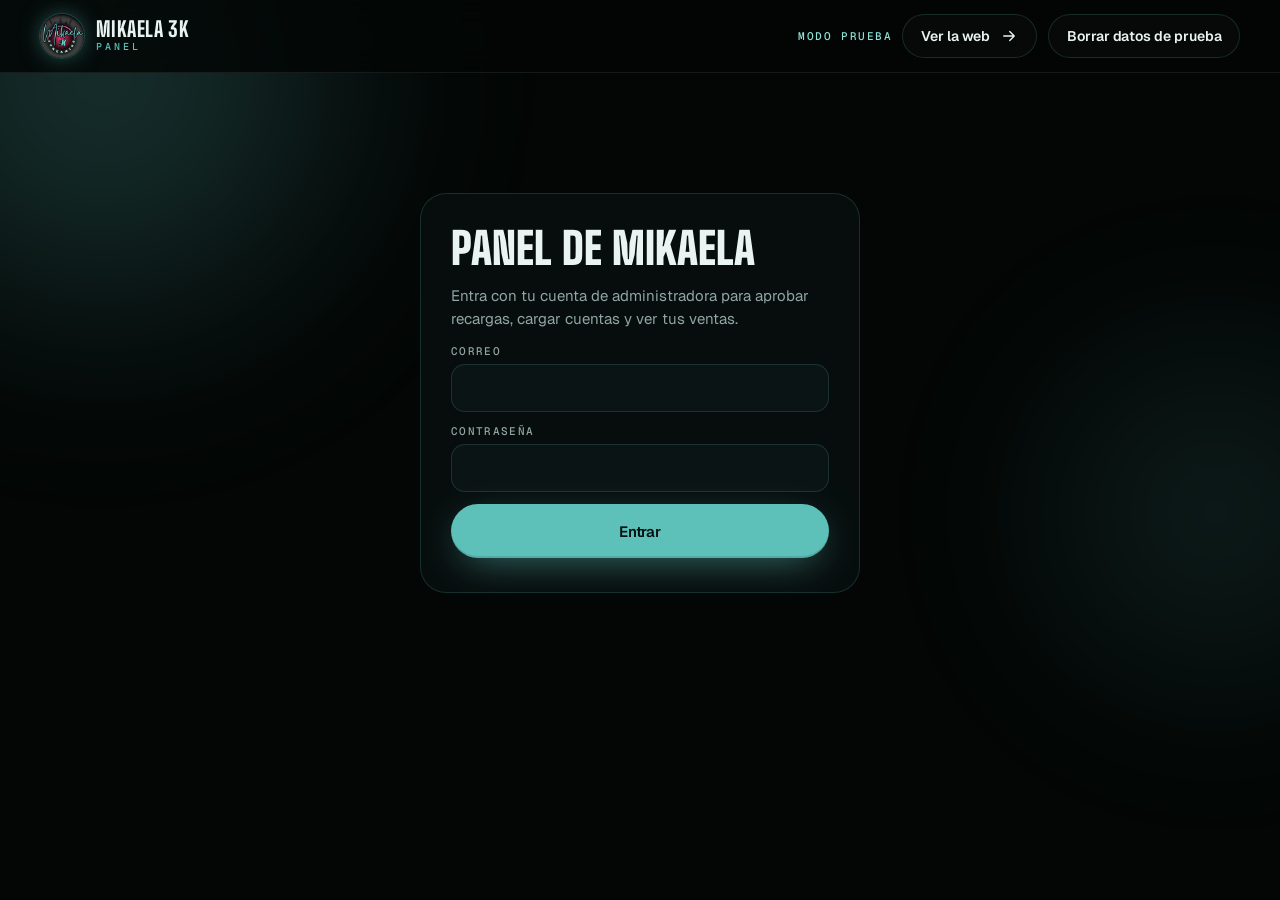
<file: panel.html>
<!doctype html>
<html lang="es">
<head>
  <meta charset="utf-8">
  <meta name="viewport" content="width=device-width, initial-scale=1">
  <title>Panel · Mikaela 3K Streaming</title>
  <meta name="robots" content="noindex">
  <meta name="theme-color" content="#030605">
  <link rel="icon" type="image/png" href="img/favicon.png">
  <link rel="preconnect" href="https://fonts.googleapis.com">
  <link rel="preconnect" href="https://fonts.gstatic.com" crossorigin>
  <link href="https://fonts.googleapis.com/css2?family=Big+Shoulders+Display:wght@700;800;900&family=Geist:wght@400;500;600&family=Geist+Mono:wght@400;500&family=Instrument+Serif:ital@1&display=swap" rel="stylesheet">
  <link rel="stylesheet" href="css/estilos.css">
  <link rel="stylesheet" href="css/cuenta.css">
  <link rel="stylesheet" href="css/panel.css">
</head>
<body class="panel-body">

<svg width="0" height="0" style="position:absolute" aria-hidden="true">
  <symbol id="i-wa" viewBox="0 0 24 24"><path d="M12 2.4a9.6 9.6 0 0 0-8.3 14.5L2.4 21.6l4.8-1.3A9.6 9.6 0 1 0 12 2.4Z" fill="none" stroke="currentColor" stroke-width="1.7" stroke-linejoin="round"/><path d="M8.7 7.5c.3-.3.8-.3 1 .1l.9 1.8c.2.3.1.7-.2 1l-.6.6c.6 1.3 1.6 2.3 2.9 2.9l.6-.6c.3-.3.7-.4 1-.2l1.8.9c.4.2.4.7.1 1l-.8.8c-.6.6-1.5.7-2.3.4a9.2 9.2 0 0 1-4.9-4.9c-.3-.8-.2-1.7.4-2.3l.1-.3Z" fill="currentColor"/></symbol>
  <symbol id="i-check" viewBox="0 0 24 24"><path d="m5 12.5 4.5 4.5L19 7.5" fill="none" stroke="currentColor" stroke-width="2.2" stroke-linecap="round" stroke-linejoin="round"/></symbol>
  <symbol id="i-close" viewBox="0 0 24 24"><path d="M6 6l12 12M18 6 6 18" fill="none" stroke="currentColor" stroke-width="1.9" stroke-linecap="round"/></symbol>
  <symbol id="i-plus" viewBox="0 0 24 24"><path d="M12 5v14M5 12h14" fill="none" stroke="currentColor" stroke-width="2" stroke-linecap="round"/></symbol>
  <symbol id="i-arrow" viewBox="0 0 24 24"><path d="M5 12h14M13 6l6 6-6 6" fill="none" stroke="currentColor" stroke-width="1.8" stroke-linecap="round" stroke-linejoin="round"/></symbol>
  <symbol id="i-copy" viewBox="0 0 24 24"><rect x="8.5" y="8.5" width="11" height="11" rx="2.5" fill="none" stroke="currentColor" stroke-width="1.7"/><path d="M15.5 8.5V6a1.5 1.5 0 0 0-1.5-1.5H6A1.5 1.5 0 0 0 4.5 6v8A1.5 1.5 0 0 0 6 15.5h2.5" fill="none" stroke="currentColor" stroke-width="1.7"/></symbol>
</svg>

<div class="ambient" aria-hidden="true"><i></i><i></i></div>

<header class="pnav">
  <a class="nav__brand" href="index.html">
    <img src="img/logo-128.webp" alt="" width="44" height="44">
    <span><b>Mikaela 3K</b><small>Panel</small></span>
  </a>
  <div class="pnav__right">
    <span class="pnav__modo" id="pModo"></span>
    <a class="btn btn--ghost btn--sm" href="index.html">Ver la web <svg><use href="#i-arrow"/></svg></a>
    <button class="btn btn--ghost btn--sm" type="button" id="pBorrar" hidden>Borrar datos de prueba</button>
    <button class="btn btn--ghost btn--sm" type="button" id="pSalir">Salir</button>
  </div>
</header>

<main class="pmain">
  <!-- Sin permiso -->
  <section class="pbloqueo" id="pBloqueo">
    <h1>Panel de Mikaela</h1>
    <p id="pBloqueoTexto">Entra con tu cuenta de administradora para aprobar recargas, cargar cuentas y ver tus ventas.</p>
    <form id="pForm">
      <label class="field field--dark"><span>Correo</span><input id="pCorreo" type="email" autocomplete="email" required></label>
      <label class="field field--dark"><span>Contraseña</span><input id="pClave" type="password" autocomplete="current-password" required></label>
      <p class="modal__error" id="pError" hidden></p>
      <button class="btn btn--primary btn--block" type="submit">Entrar</button>
    </form>
  </section>

  <!-- Panel -->
  <section class="ppanel" id="pPanel" hidden>
    <div class="pcards" id="pResumen"></div>

    <nav class="ptabs" id="pTabs">
      <button type="button" data-tab="recargas" aria-selected="true">Recargas <b id="nRecargas"></b></button>
      <button type="button" data-tab="pedidos" aria-selected="false">Pedidos <b id="nPedidos"></b></button>
      <button type="button" data-tab="stock" aria-selected="false">Cargar cuentas</button>
      <button type="button" data-tab="precios" aria-selected="false">Precios revendedor</button>
      <button type="button" data-tab="gente" aria-selected="false">Clientes</button>
      <button type="button" data-tab="solicitudes" aria-selected="false">Solicitudes <b id="nSolicitudes"></b></button>
    </nav>

    <div class="ptab" data-panel="recargas">
      <p class="pintro">Cuando alguien paga con el QR y sube su comprobante, aparece aquí. Revisa el monto y toca <b>Aprobar</b>: el saldo se carga al instante y, si tenía un pedido esperando, se le entrega solo.</p>
      <div id="listaRecargas"></div>
    </div>

    <div class="ptab" data-panel="pedidos" hidden>
      <p class="pintro">Todo lo que compraron con saldo. Los que dicen <b>En camino</b> están esperando que cargues esa cuenta; en cuanto la cargues, se entregan solos.</p>
      <div id="listaPedidos"></div>
    </div>

    <div class="ptab" data-panel="stock" hidden>
      <p class="pintro">Pega aquí las cuentas, <b>una por línea</b>. Cada línea es una cuenta y se entrega tal cual la escribas (correo, contraseña, perfil, PIN…).</p>
      <div class="pstock">
        <form id="formStock">
          <div class="pstock__fila">
            <label class="field field--dark"><span>Plataforma</span><select id="stPlat"></select></label>
            <label class="field field--dark"><span>Plan</span><select id="stMeses"><option value="1">1 mes</option><option value="3">3 meses</option></select></label>
          </div>
          <label class="field field--dark"><span>Cuentas (una por línea)</span>
            <textarea id="stTexto" rows="8" placeholder="correo1@gmail.com | clave123 | Perfil: libre&#10;correo2@gmail.com | clave456 | PIN 1234"></textarea>
          </label>
          <button class="btn btn--primary" type="submit">Cargar al stock</button>
          <p class="modal__error" id="stError" hidden></p>
        </form>
        <aside class="pstock__hay">
          <h3>Stock disponible</h3>
          <div id="listaStock"></div>
        </aside>
      </div>
    </div>

    <div class="ptab" data-panel="precios" hidden>
      <p class="pintro">Este es el precio que ven <b>solo los revendedores</b>. Si lo dejas vacío, esa plataforma no tendrá precio especial y verán el precio normal.</p>
      <div id="listaPrecios"></div>
    </div>

    <div class="ptab" data-panel="gente" hidden>
      <p class="pintro">Tus clientes y revendedores. Aquí cambias quién es revendedor y puedes ajustar saldo a mano (por ejemplo si te pagaron en efectivo).</p>
      <div id="listaGente"></div>
    </div>

    <div class="ptab" data-panel="solicitudes" hidden>
      <p class="pintro">Quienes quieren ser revendedores. Al aprobar, esa persona pasa a ver los precios de mayor con su misma cuenta.</p>
      <div id="listaSolicitudes"></div>
    </div>
  </section>
</main>

<div class="toast" id="toast" role="status" aria-live="polite"></div>

<script src="js/config.js" defer></script>
<script src="js/datos.js" defer></script>
<script src="js/backend.js" defer></script>
<script src="js/panel.js" defer></script>
</body>
</html>
</file>
<file: css/estilos.css>
/* ==========================================================================
   Mikaela 3K Streaming
   Negro + turquesa #5dc1b9. Tipografía: Big Shoulders (cartelera),
   Instrument Serif itálica (acentos), Geist / Geist Mono (texto e interfaz).
   ========================================================================== */

:root {
  --bg: #030605;
  --bg-2: #070d0d;
  --surface: #0b1414;
  --surface-2: #101c1c;
  --line: rgba(93, 193, 185, .18);
  --line-soft: rgba(233, 244, 242, .08);
  --teal: #5dc1b9;
  --teal-2: #8fe0d9;
  --teal-3: #c9f1ed;
  --teal-deep: #0e3431;
  --text: #e9f4f2;
  --muted: #8fa6a3;
  --dim: #5a716e;
  --ink: #031210;

  --f-display: 'Big Shoulders Display', 'Arial Narrow', Impact, sans-serif;
  --f-body: 'Geist', system-ui, -apple-system, 'Segoe UI', sans-serif;
  --f-mono: 'Geist Mono', ui-monospace, 'SFMono-Regular', Consolas, monospace;
  --f-serif: 'Instrument Serif', Georgia, serif;

  --nav-h: 76px;
  --gutter: clamp(16px, 4vw, 56px);
  --maxw: 1320px;
  --r: 22px;
  --ease: cubic-bezier(.2, .8, .2, 1);
  --ease-in-out: cubic-bezier(.7, 0, .2, 1);
}

*, *::before, *::after { box-sizing: border-box; }
html { scroll-behavior: smooth; scroll-padding-top: calc(var(--nav-h) + 12px); -webkit-text-size-adjust: 100%; }
body {
  margin: 0;
  background: var(--bg);
  color: var(--text);
  font: 400 16px/1.55 var(--f-body);
  -webkit-font-smoothing: antialiased;
  text-rendering: optimizeLegibility;
  overflow-x: hidden;
}
body.is-locked { overflow: hidden; }
img { display: block; max-width: 100%; height: auto; }
a { color: inherit; text-decoration: none; }
button { font: inherit; color: inherit; background: none; border: 0; padding: 0; cursor: pointer; }
input { font: inherit; color: inherit; }
svg { width: 1em; height: 1em; flex: none; }
em { font-style: normal; }
::selection { background: var(--teal); color: var(--ink); }
:focus-visible { outline: 2px solid var(--teal); outline-offset: 3px; border-radius: 6px; }
kbd { font: 500 11px var(--f-mono); border: 1px solid var(--line); border-bottom-width: 2px; border-radius: 5px; padding: 1px 5px; color: var(--muted); }
mark { background: rgba(93, 193, 185, .16); color: var(--teal-2); padding: 0 .3em; border-radius: 4px; }

/* ---------- Atmósfera: luces que respiran + grano ---------- */
.ambient { position: fixed; inset: 0; z-index: -1; pointer-events: none; overflow: hidden; }
.ambient i {
  position: absolute; border-radius: 50%; filter: blur(90px); opacity: .55;
  background: radial-gradient(circle, rgba(93, 193, 185, .55), rgba(93, 193, 185, 0) 70%);
  animation: breathe 18s var(--ease-in-out) infinite alternate;
}
.ambient i:nth-child(1) { width: 52vmax; height: 52vmax; left: -18vmax; top: -20vmax; }
.ambient i:nth-child(2) { width: 38vmax; height: 38vmax; right: -14vmax; top: 30vh; opacity: .32; animation-duration: 23s; animation-delay: -6s; }
.ambient i:nth-child(3) { width: 44vmax; height: 44vmax; left: 30vw; bottom: -30vmax; opacity: .22; animation-duration: 27s; animation-delay: -12s; }
@keyframes breathe {
  0% { transform: translate3d(0, 0, 0) scale(1); }
  50% { transform: translate3d(4vw, 3vh, 0) scale(1.12); }
  100% { transform: translate3d(-3vw, -2vh, 0) scale(.94); }
}
.grain {
  position: fixed; inset: -50%; z-index: 90; pointer-events: none; opacity: .07;
  background-image: url("data:image/svg+xml,%3Csvg xmlns='http://www.w3.org/2000/svg' width='160' height='160'%3E%3Cfilter id='n'%3E%3CfeTurbulence type='fractalNoise' baseFrequency='.9' numOctaves='2' stitchTiles='stitch'/%3E%3C/filter%3E%3Crect width='100%25' height='100%25' filter='url(%23n)'/%3E%3C/svg%3E");
  animation: grain 1.2s steps(4) infinite;
}
@keyframes grain {
  0% { transform: translate(0, 0); } 25% { transform: translate(-3%, 2%); }
  50% { transform: translate(2%, -3%); } 75% { transform: translate(-1%, -2%); } 100% { transform: translate(3%, 1%); }
}

/* ---------- Intro ---------- */
.loader {
  position: fixed; inset: 0; z-index: 200; background: #000;
  display: grid; place-content: center; justify-items: center; gap: 22px;
  transition: clip-path .9s var(--ease-in-out), visibility 0s .9s;
  clip-path: inset(0 0 0 0);
}
.loader.is-out { clip-path: inset(0 0 100% 0); visibility: hidden; }
.loader__logo { width: min(46vw, 230px); position: relative; animation: logoIn 1.1s var(--ease) both; }
.loader__logo img { width: 100%; -webkit-mask: radial-gradient(circle at 50% 50%, #000 58%, transparent 71%); mask: radial-gradient(circle at 50% 50%, #000 58%, transparent 71%); }
.loader__logo::after {
  content: ""; position: absolute; inset: 0; border-radius: 50%;
  background: linear-gradient(105deg, transparent 35%, rgba(201, 241, 237, .5) 50%, transparent 65%);
  mix-blend-mode: overlay; background-size: 250% 100%; animation: sweep 1.3s .35s var(--ease) both;
}
@keyframes logoIn { from { opacity: 0; transform: scale(.86); filter: blur(8px); } to { opacity: 1; transform: none; filter: none; } }
@keyframes sweep { from { background-position: 120% 0; } to { background-position: -40% 0; } }
.loader__line { font: 500 12px var(--f-mono); letter-spacing: .22em; text-transform: uppercase; color: var(--dim); display: flex; gap: 12px; }
.loader__line b { color: var(--teal); font-weight: 500; min-width: 6ch; }
.loader__bar { width: 160px; height: 2px; background: rgba(93, 193, 185, .15); overflow: hidden; border-radius: 2px; }
.loader__bar i { display: block; height: 100%; width: 100%; background: var(--teal); transform-origin: left; animation: bar 1.25s var(--ease-in-out) both; }
@keyframes bar { from { transform: scaleX(0); } to { transform: scaleX(1); } }

/* ---------- Botones ---------- */
.btn {
  --h: 54px;
  display: inline-flex; align-items: center; justify-content: center; gap: 10px;
  height: var(--h); padding: 0 24px; border-radius: 999px;
  font: 600 15px/1 var(--f-body); letter-spacing: -.005em; white-space: nowrap;
  transition: transform .35s var(--ease), background-color .25s, color .25s, border-color .25s, box-shadow .35s;
  will-change: transform;
}
.btn svg { width: 18px; height: 18px; transition: transform .35s var(--ease); }
.btn:hover svg { transform: translateX(3px); }
.btn--primary { background: var(--teal); color: var(--ink); box-shadow: 0 10px 40px -12px rgba(93, 193, 185, .7), inset 0 -2px 0 rgba(0, 0, 0, .12); }
.btn--primary:hover { background: var(--teal-2); box-shadow: 0 16px 50px -12px rgba(93, 193, 185, .85), inset 0 -2px 0 rgba(0, 0, 0, .12); }
.btn--ghost { border: 1px solid var(--line); color: var(--text); background: rgba(233, 244, 242, .02); }
.btn--ghost:hover { border-color: var(--teal); color: var(--teal-2); }
.btn--ghost:hover svg, .btn--primary:hover svg[style] { transform: none; }
.btn--dark { background: var(--ink); color: var(--teal-3); }
.btn--dark:hover { background: #000; }
.btn--sm { --h: 44px; padding: 0 18px; font-size: 14px; }
.btn--block { width: 100%; }
.icon-btn { width: 42px; height: 42px; display: grid; place-items: center; border-radius: 50%; border: 1px solid var(--line-soft); transition: border-color .2s, background-color .2s, transform .3s var(--ease); }
.icon-btn:hover { border-color: var(--teal); background: rgba(93, 193, 185, .08); }
.icon-btn svg { width: 18px; height: 18px; }
.linkish { color: var(--teal); text-decoration: underline; text-decoration-color: rgba(93, 193, 185, .4); text-underline-offset: 3px; font-weight: 500; }
.linkish:hover { text-decoration-color: var(--teal); }

/* ---------- Navegación ---------- */
.nav {
  position: fixed; inset: 0 0 auto; z-index: 60; height: var(--nav-h);
  display: flex; align-items: center; justify-content: space-between; gap: 20px;
  padding: 0 var(--gutter);
  transition: background-color .4s, border-color .4s, backdrop-filter .4s, transform .5s var(--ease);
  border-bottom: 1px solid transparent;
}
.nav.is-scrolled { background: rgba(3, 6, 5, .72); backdrop-filter: blur(18px) saturate(1.4); -webkit-backdrop-filter: blur(18px) saturate(1.4); border-color: var(--line-soft); }
.nav.is-hidden { transform: translateY(-100%); }
.nav__brand { display: flex; align-items: center; gap: 12px; }
.nav__brand img { width: 44px; height: 44px; border-radius: 50%; box-shadow: 0 0 0 1px var(--line), 0 0 24px -4px rgba(93, 193, 185, .6); }
.nav__brand span { display: grid; line-height: 1; }
.nav__brand b { font: 800 21px/1 var(--f-display); letter-spacing: .02em; text-transform: uppercase; }
.nav__brand small { font: 500 10px/1.6 var(--f-mono); letter-spacing: .3em; text-transform: uppercase; color: var(--teal); }
.nav__links { display: flex; gap: 4px; }
.nav__links a { position: relative; padding: 10px 14px; font-size: 14px; color: var(--muted); transition: color .2s; }
.nav__links a::after { content: ""; position: absolute; left: 14px; right: 14px; bottom: 4px; height: 1px; background: var(--teal); transform: scaleX(0); transform-origin: right; transition: transform .45s var(--ease); }
.nav__links a:hover, .nav__links a.is-active { color: var(--text); }
.nav__links a:hover::after, .nav__links a.is-active::after { transform: scaleX(1); transform-origin: left; }
.nav__actions { display: flex; align-items: center; gap: 10px; }
.nav__combo { display: flex; align-items: center; gap: 10px; height: 44px; padding: 0 8px 0 18px; border-radius: 999px; border: 1px solid var(--line); font-size: 14px; font-weight: 500; transition: border-color .2s, background-color .2s; }
.nav__combo:hover { border-color: var(--teal); }
.badge { min-width: 28px; height: 28px; padding: 0 8px; border-radius: 999px; display: grid; place-items: center; background: rgba(93, 193, 185, .14); color: var(--teal-2); font: 500 13px var(--f-mono); transition: background-color .3s, color .3s; }
.badge.has { background: var(--teal); color: var(--ink); }
.badge.bump { animation: bump .6s var(--ease); }
@keyframes bump { 30% { transform: scale(1.35); } 60% { transform: scale(.9); } }
.nav__wa { width: 44px; height: 44px; display: grid; place-items: center; border-radius: 50%; background: var(--teal); color: var(--ink); transition: transform .3s var(--ease), background-color .2s; }
.nav__wa:hover { transform: rotate(-8deg) scale(1.06); background: var(--teal-2); }
.nav__wa svg { width: 22px; height: 22px; }
.nav__burger { display: none; width: 44px; height: 44px; border-radius: 50%; border: 1px solid var(--line); position: relative; }
.nav__burger i { position: absolute; left: 13px; right: 13px; height: 1.6px; background: var(--text); border-radius: 2px; transition: transform .45s var(--ease), top .45s var(--ease); }
.nav__burger i:nth-child(1) { top: 17px; }
.nav__burger i:nth-child(2) { top: 25px; }
.nav__burger[aria-expanded="true"] i:nth-child(1) { top: 21px; transform: rotate(45deg); }
.nav__burger[aria-expanded="true"] i:nth-child(2) { top: 21px; transform: rotate(-45deg); }

.menu {
  position: fixed; inset: 0; z-index: 55; background: rgba(3, 6, 5, .96); backdrop-filter: blur(10px);
  padding: calc(var(--nav-h) + 24px) var(--gutter) 32px; display: flex; flex-direction: column; justify-content: space-between;
  clip-path: circle(0 at calc(100% - 40px) 38px); transition: clip-path .7s var(--ease-in-out); visibility: hidden;
}
.menu.is-open { clip-path: circle(150% at calc(100% - 40px) 38px); visibility: visible; }
.menu nav { display: grid; }
.menu nav a { display: flex; align-items: baseline; gap: 14px; padding: 10px 0; border-bottom: 1px solid var(--line-soft); font: 800 clamp(40px, 12vw, 64px)/1 var(--f-display); text-transform: uppercase; opacity: 0; transform: translateY(24px); transition: opacity .5s, transform .6s var(--ease), color .2s; }
.menu nav a small { font: 500 12px var(--f-mono); color: var(--teal); }
.menu nav a:hover { color: var(--teal); }
.menu.is-open nav a { opacity: 1; transform: none; }
.menu.is-open nav a:nth-child(2) { transition-delay: .05s; }
.menu.is-open nav a:nth-child(3) { transition-delay: .1s; }
.menu.is-open nav a:nth-child(4) { transition-delay: .15s; }
.menu.is-open nav a:nth-child(5) { transition-delay: .2s; }

/* ---------- Hero ---------- */
.hero {
  position: relative; max-width: var(--maxw); margin: 0 auto;
  min-height: 100svh; padding: calc(var(--nav-h) + 40px) var(--gutter) 48px;
  display: grid; grid-template-columns: minmax(0, 1.2fr) minmax(0, .95fr); align-items: center; gap: clamp(28px, 5vw, 72px);
}
.switch { position: relative; display: inline-grid; grid-template-columns: 1fr 1fr; padding: 4px; border-radius: 999px; border: 1px solid var(--line); background: rgba(11, 20, 20, .7); margin-bottom: 26px; }
.switch button { position: relative; z-index: 1; padding: 9px 16px; font-size: 13.5px; font-weight: 500; color: var(--muted); transition: color .35s; white-space: nowrap; }
.switch button[aria-selected="true"] { color: var(--ink); }
.switch__pill { position: absolute; top: 4px; bottom: 4px; left: 4px; width: calc(50% - 4px); border-radius: 999px; background: var(--teal); transition: transform .55s var(--ease); }
.switch[data-mode="revendedor"] .switch__pill { transform: translateX(100%); }

.kicker { display: flex; align-items: center; gap: 10px; margin: 0 0 18px; font: 500 12px/1.4 var(--f-mono); letter-spacing: .14em; text-transform: uppercase; color: var(--muted); }
.live { width: 8px; height: 8px; border-radius: 50%; background: var(--teal); box-shadow: 0 0 0 0 rgba(93, 193, 185, .7); animation: live 2s infinite; flex: none; }
@keyframes live { 70% { box-shadow: 0 0 0 10px rgba(93, 193, 185, 0); } 100% { box-shadow: 0 0 0 0 rgba(93, 193, 185, 0); } }

.hero__title {
  margin: 0; font: 900 clamp(56px, 8.6vw, 126px)/.84 var(--f-display);
  text-transform: uppercase; letter-spacing: -.012em;
}
.hero__title .line { display: block; overflow: hidden; padding: .12em 0 .04em; margin: -.12em 0 -.04em; }
.hero__title .line > span { display: inline-block; transform: translateY(125%); transition: transform 1.05s var(--ease); }
.hero__title .line:nth-child(2) > span { transition-delay: .08s; }
.hero__title .line:nth-child(3) > span { transition-delay: .16s; }
body.is-ready .hero__title .line > span { transform: none; }
.hero__title.is-leaving .line > span { transform: translateY(-135%); transition-duration: .45s; transition-delay: 0s; transition-timing-function: var(--ease-in-out); }
.hero__title.is-entering .line > span { transform: translateY(125%); transition: none; }
.hero__title em, .sec-head h2 em, .foot__word em {
  font-family: var(--f-serif); font-style: italic; font-weight: 400; text-transform: none;
  color: var(--teal); letter-spacing: -.02em;
}
.hero__title em { font-size: 1.04em; line-height: .8; padding-right: .06em; }
.hero__lead { max-width: 33rem; margin: 26px 0 0; font-size: clamp(16px, 1.35vw, 18.5px); color: var(--muted); transition: opacity .4s; }
.hero__lead.is-fading { opacity: 0; }
.hero__cta { display: flex; flex-wrap: wrap; gap: 12px; margin-top: 32px; }
.hero__stats { display: flex; gap: clamp(20px, 3vw, 44px); margin: 44px 0 0; padding-top: 22px; border-top: 1px solid var(--line-soft); }
.hero__stats div { display: grid; gap: 4px; }
.hero__stats dt { font: 500 11px var(--f-mono); letter-spacing: .14em; text-transform: uppercase; color: var(--dim); order: 2; }
.hero__stats dd { margin: 0; font: 800 clamp(30px, 3vw, 42px)/1 var(--f-display); text-transform: uppercase; order: 1; }
.hero__stats dd small { font: 500 12px var(--f-mono); color: var(--teal); letter-spacing: .04em; margin-left: 4px; text-transform: none; }

body:not(.is-ready) .hero .switch,
body:not(.is-ready) .hero .kicker,
body:not(.is-ready) .hero__lead,
body:not(.is-ready) .hero__cta,
body:not(.is-ready) .hero__stats,
body:not(.is-ready) .hero__tv { opacity: 0; transform: translateY(18px); }
.hero .switch, .hero .kicker, .hero__cta, .hero__stats, .hero__tv { transition: opacity .9s var(--ease), transform .9s var(--ease); }
.hero__lead { transition: opacity .9s var(--ease), transform .9s var(--ease); }
body.is-ready .hero__lead { transition-delay: .25s; }
body.is-ready .hero__cta { transition-delay: .35s; }
body.is-ready .hero__stats { transition-delay: .45s; }
body.is-ready .hero__tv { transition-delay: .2s; transition-duration: 1.2s; }

/* ---------- Televisor ---------- */
.hero__tv { position: relative; }
.tv { position: relative; }
.tv::before { content: ""; position: absolute; inset: 8% -6% -4%; background: radial-gradient(closest-side, rgba(93, 193, 185, .32), transparent); filter: blur(40px); z-index: -1; }
.tv__frame {
  padding: 12px; border-radius: 30px;
  background: linear-gradient(160deg, #142020, #070c0c 55%, #0d1616);
  box-shadow: 0 50px 120px -40px rgba(0, 0, 0, .9), 0 0 0 1px rgba(93, 193, 185, .16), inset 0 1px 0 rgba(255, 255, 255, .07);
  transform: perspective(1400px) rotateY(-7deg) rotateX(2deg); transition: transform 1.2s var(--ease);
}
.tv:hover .tv__frame { transform: perspective(1400px) rotateY(-2deg) rotateX(0); }
.tv__screen { position: relative; aspect-ratio: 16 / 10.4; border-radius: 20px; overflow: hidden; background: #000; isolation: isolate; container-type: inline-size; }
.tv__channel { position: absolute; inset: 0; }
.ch {
  position: absolute; inset: 0; padding: 16cqi 7cqi 7cqi;
  display: flex; flex-direction: column; justify-content: flex-end;
  background:
    radial-gradient(90% 80% at 88% 8%, color-mix(in srgb, var(--brand) 55%, transparent), transparent 62%),
    radial-gradient(70% 60% at 0% 100%, rgba(93, 193, 185, .22), transparent 70%),
    linear-gradient(180deg, #060a0a, #020404);
}
.ch::before {
  content: ""; position: absolute; inset: 0; opacity: .5;
  background-image: linear-gradient(rgba(255, 255, 255, .045) 1px, transparent 1px), linear-gradient(90deg, rgba(255, 255, 255, .045) 1px, transparent 1px);
  background-size: 34px 34px; -webkit-mask: linear-gradient(to top, #000, transparent 85%); mask: linear-gradient(to top, #000, transparent 85%);
}
.ch > * { position: relative; }
.ch__cat { font: 500 max(10px, 2.1cqi) var(--f-mono); letter-spacing: .2em; text-transform: uppercase; color: var(--teal-2); margin: 0 0 2.2cqi; }
.ch__name {
  margin: 0; font: 900 15cqi/.82 var(--f-display); text-transform: uppercase; letter-spacing: -.01em;
  text-shadow: -2px 0 rgba(255, 60, 90, .0), 2px 0 rgba(93, 193, 185, .0);
}
.ch.is-glitch .ch__name { animation: rgb .5s steps(5) both; }
@keyframes rgb {
  0% { text-shadow: -6px 0 rgba(255, 40, 80, .8), 6px 0 rgba(93, 193, 185, .9); transform: translateX(-4px) skewX(-6deg); }
  40% { text-shadow: 4px 0 rgba(255, 40, 80, .6), -4px 0 rgba(93, 193, 185, .7); transform: translateX(3px); }
  100% { text-shadow: 0 0 transparent; transform: none; }
}
.ch.is-long .ch__name { font-size: 11.5cqi; }
.ch__row { display: flex; align-items: flex-end; justify-content: space-between; gap: 16px; margin-top: 3cqi; }
.ch__price { display: flex; align-items: baseline; gap: 8px; font: 500 max(11px, 2.5cqi) var(--f-mono); color: var(--muted); }
.ch__price b { font: 800 8.5cqi/1 var(--f-display); color: var(--text); }
.ch__alt { font: 500 max(10px, 2.2cqi) var(--f-mono); color: var(--teal-2); text-align: right; letter-spacing: .04em; }
.ch__desc { margin: 2.4cqi 0 0; max-width: 34ch; font-size: max(12px, 2.6cqi); line-height: 1.4; color: rgba(233, 244, 242, .72); }

.tv__static { position: absolute; inset: 0; width: 100%; height: 100%; opacity: 0; image-rendering: pixelated; mix-blend-mode: screen; pointer-events: none; transition: opacity .18s; }
.tv__static.is-on { opacity: 1; transition: none; }
.tv__scan { position: absolute; inset: 0; pointer-events: none; background: repeating-linear-gradient(180deg, rgba(0, 0, 0, .28) 0 1px, transparent 1px 3px); opacity: .45; mix-blend-mode: multiply; }
.tv__scan::after { content: ""; position: absolute; left: 0; right: 0; height: 30%; background: linear-gradient(180deg, transparent, rgba(93, 193, 185, .05), transparent); animation: roll 7s linear infinite; }
@keyframes roll { from { top: -30%; } to { top: 100%; } }
.tv__glass { position: absolute; inset: 0; pointer-events: none; border-radius: inherit; background: linear-gradient(118deg, rgba(255, 255, 255, .09), transparent 34%), radial-gradient(130% 100% at 50% 50%, transparent 62%, rgba(0, 0, 0, .55)); }
.tv__osd { position: absolute; top: 5.5cqi; left: 6.5cqi; font: 500 max(11px, 2.6cqi) var(--f-mono); letter-spacing: .1em; color: #b6fff6; text-shadow: 0 0 10px rgba(93, 193, 185, .9); }
.tv__bug { position: absolute; top: 4cqi; right: 4.5cqi; width: max(34px, 9cqi); height: auto; border-radius: 50%; opacity: .78; filter: saturate(.9); }
.tv__progress { position: absolute; left: 0; bottom: 0; height: 3px; width: 100%; background: var(--teal); transform-origin: left; transform: scaleX(0); box-shadow: 0 0 12px var(--teal); }
.tv__progress.is-run { animation: prog var(--dur, 4.2s) linear forwards; }
@keyframes prog { from { transform: scaleX(0); } to { transform: scaleX(1); } }

.tv__remote { display: flex; align-items: center; gap: 10px; margin: 16px auto 0; width: max-content; max-width: 100%; padding: 8px; border-radius: 999px; background: rgba(11, 20, 20, .8); border: 1px solid var(--line-soft); backdrop-filter: blur(10px); }
.tv__btn { width: 42px; height: 42px; border-radius: 50%; display: grid; place-items: center; border: 1px solid var(--line); transition: background-color .2s, border-color .2s, transform .15s; }
.tv__btn:hover { border-color: var(--teal); background: rgba(93, 193, 185, .1); }
.tv__btn:active { transform: scale(.9); }
.tv__btn svg { width: 18px; height: 18px; }
.tv__dial { display: flex; align-items: baseline; gap: 6px; padding: 0 6px; font: 500 12px var(--f-mono); color: var(--dim); }
.tv__dial b { font: 800 26px/1 var(--f-display); color: var(--text); min-width: 2ch; text-align: center; }
.tv__add { display: flex; align-items: center; gap: 8px; height: 42px; padding: 0 18px 0 14px; border-radius: 999px; background: var(--teal); color: var(--ink); font-size: 14px; font-weight: 600; transition: background-color .2s, transform .3s var(--ease); }
.tv__add:hover { background: var(--teal-2); }
.tv__add svg { width: 17px; height: 17px; transition: transform .4s var(--ease); }
.tv__add.is-added svg { transform: rotate(135deg); }
.tv__hint { margin: 12px 0 0; text-align: center; font: 400 12px var(--f-mono); color: var(--dim); }

/* ---------- Gustos ---------- */
.moods { max-width: var(--maxw); margin: 0 auto; padding: 8px var(--gutter) 56px; display: flex; align-items: center; gap: 22px; }
.moods__q { margin: 0; flex: none; font: italic 400 clamp(24px, 2.4vw, 32px)/1 var(--f-serif); color: var(--teal-2); }
.moods__list { display: flex; flex-wrap: wrap; gap: 8px; }
.mood { padding: 9px 16px; border-radius: 999px; border: 1px solid var(--line-soft); font-size: 14px; color: var(--muted); background: rgba(11, 20, 20, .5); transition: color .2s, border-color .2s, background-color .2s, transform .3s var(--ease); }
.mood:hover { color: var(--text); border-color: var(--teal); transform: translateY(-2px); }
.mood.is-on { background: var(--teal); color: var(--ink); border-color: var(--teal); }

/* ---------- Marquesina ---------- */
.marquee { padding: 18px 0 8px; border-block: 1px solid var(--line-soft); overflow: hidden; user-select: none; }
.marquee__row { overflow: hidden; white-space: nowrap; }
.marquee__track { display: inline-flex; align-items: center; will-change: transform; }
.marquee__track span { display: inline-flex; align-items: center; gap: .45em; padding-right: .45em; font: 900 clamp(54px, 8.5vw, 124px)/1 var(--f-display); text-transform: uppercase; color: transparent; -webkit-text-stroke: 1px rgba(93, 193, 185, .45); }
.marquee__track span svg { width: .28em; height: .28em; color: var(--teal); }
.marquee__row--solid .marquee__track span { color: #122224; -webkit-text-stroke: 0; }
.marquee__row--solid .marquee__track span svg { color: var(--dim); }

/* ---------- Secciones ---------- */
.section { max-width: var(--maxw); margin: 0 auto; padding: clamp(72px, 9vw, 124px) var(--gutter) 0; }
.sec-head { max-width: 760px; margin-bottom: clamp(32px, 4vw, 52px); }
.sec-head--row { max-width: none; display: flex; align-items: flex-end; justify-content: space-between; gap: 32px; }
.sec-head--row .sec-lead { max-width: 24rem; margin: 0; }
.sec-tag { display: flex; align-items: center; gap: 12px; margin: 0 0 18px; font: 500 12px var(--f-mono); letter-spacing: .16em; text-transform: uppercase; color: var(--muted); }
.sec-tag span { color: var(--teal); padding-right: 12px; border-right: 1px solid var(--line); }
.sec-head h2 { margin: 0; font: 900 clamp(46px, 7vw, 104px)/.86 var(--f-display); text-transform: uppercase; letter-spacing: -.01em; }
.sec-head h2 em { font-size: 1.05em; }
.sec-lead { margin: 20px 0 0; font-size: clamp(16px, 1.3vw, 18px); color: var(--muted); max-width: 36rem; }

[data-reveal] { opacity: 0; transform: translateY(34px); transition: opacity 1s var(--ease), transform 1s var(--ease); transition-delay: var(--d, 0s); }
[data-reveal].is-in { opacity: 1; transform: none; }

/* ---------- Catálogo ---------- */
.catalog__bar {
  position: sticky; top: calc(var(--nav-h) - 1px); z-index: 20;
  display: flex; align-items: center; gap: 16px; padding: 12px 0; margin-bottom: 22px;
  background: linear-gradient(180deg, rgba(3, 6, 5, .92) 70%, rgba(3, 6, 5, 0)); backdrop-filter: blur(6px);
}
.period { position: relative; display: grid; grid-template-columns: 1fr 1fr; flex: none; padding: 4px; border-radius: 999px; background: var(--surface); border: 1px solid var(--line); }
.period button { position: relative; z-index: 1; padding: 9px 16px; font-size: 14px; font-weight: 600; color: var(--muted); transition: color .35s; display: flex; align-items: center; gap: 6px; justify-content: center; white-space: nowrap; }
.period button small { font: 500 10px var(--f-mono); letter-spacing: .08em; text-transform: uppercase; padding: 2px 6px; border-radius: 99px; background: rgba(93, 193, 185, .14); color: var(--teal-2); transition: background-color .35s, color .35s; }
.period button[aria-checked="true"] { color: var(--ink); }
.period button[aria-checked="true"] small { background: rgba(3, 18, 16, .16); color: var(--ink); }
.period__pill { position: absolute; top: 4px; bottom: 4px; left: 4px; width: calc(50% - 4px); border-radius: 999px; background: var(--teal); transition: transform .55s var(--ease); }
.period[data-meses="3"] .period__pill { transform: translateX(100%); }
.tabs { display: flex; gap: 6px; overflow-x: auto; scrollbar-width: none; -webkit-mask: linear-gradient(90deg, #000 90%, transparent); mask: linear-gradient(90deg, #000 90%, transparent); padding-right: 30px; }
.tabs::-webkit-scrollbar { display: none; }
.tab { flex: none; padding: 10px 16px; border-radius: 999px; font-size: 14px; color: var(--muted); border: 1px solid transparent; transition: color .2s, border-color .2s, background-color .2s; white-space: nowrap; }
.tab:hover { color: var(--text); }
.tab[aria-selected="true"] { color: var(--text); border-color: var(--line); background: var(--surface); }
.tab b { font: 500 11px var(--f-mono); color: var(--dim); margin-left: 6px; }

.mood-note { display: flex; align-items: center; justify-content: space-between; gap: 12px; margin: -6px 0 18px; padding: 12px 12px 12px 18px; border-radius: 14px; background: rgba(93, 193, 185, .08); border: 1px solid var(--line); font-size: 14px; color: var(--muted); }
.mood-note b { color: var(--teal-2); font-weight: 600; }
.mood-note button { display: flex; align-items: center; gap: 6px; padding: 8px 12px; border-radius: 99px; font-size: 13px; font-weight: 500; border: 1px solid var(--line); }
.mood-note button:hover { border-color: var(--teal); }
.mood-note[hidden] { display: none; }

.grid { display: grid; grid-template-columns: repeat(4, minmax(0, 1fr)); gap: 14px; }
.tile {
  --mx: 50%; --my: 0%;
  position: relative; isolation: isolate; overflow: hidden;
  display: flex; flex-direction: column; min-height: 272px; padding: 18px 18px 16px;
  border-radius: var(--r); background: linear-gradient(180deg, var(--surface), var(--bg-2));
  border: 1px solid var(--line-soft);
  transition: border-color .35s, transform .6s var(--ease), opacity .45s, filter .45s;
  animation: tileIn .7s var(--ease) both; animation-delay: var(--d, 0s);
}
@keyframes tileIn { from { opacity: 0; transform: translateY(26px) scale(.98); } }
.tile::before { content: ""; position: absolute; inset: 0; z-index: -1; opacity: 0; transition: opacity .4s; background: radial-gradient(360px circle at var(--mx) var(--my), rgba(93, 193, 185, .14), transparent 45%); }
.tile::after { content: ""; position: absolute; inset: auto -30% -60% auto; width: 80%; aspect-ratio: 1; z-index: -2; border-radius: 50%; background: radial-gradient(closest-side, color-mix(in srgb, var(--brand) 28%, transparent), transparent); opacity: .5; transition: opacity .5s, transform .8s var(--ease); }
.tile:hover { border-color: var(--line); transform: translateY(-4px); }
.tile:hover::before { opacity: 1; }
.tile:hover::after { opacity: .9; transform: scale(1.15); }
.tile.is-in-cart { border-color: rgba(93, 193, 185, .55); box-shadow: inset 0 0 0 1px rgba(93, 193, 185, .25); }
.tile.is-dim { opacity: .22; filter: grayscale(1); }
.tile.is-hidden { display: none; }
.tile__top { display: flex; justify-content: space-between; align-items: center; font: 500 11px var(--f-mono); letter-spacing: .12em; text-transform: uppercase; color: var(--dim); }
.tile__top i { width: 7px; height: 7px; border-radius: 50%; background: var(--brand); box-shadow: 0 0 10px var(--brand); display: inline-block; margin-right: 8px; vertical-align: 1px; }
.tile__name { margin: 20px 0 8px; font: 800 clamp(30px, 2.6vw, 40px)/.88 var(--f-display); text-transform: uppercase; letter-spacing: .005em; }
.tile__desc { margin: 0; font-size: 14px; line-height: 1.45; color: var(--muted); }
.tile__foot { margin-top: auto; padding-top: 18px; display: flex; align-items: flex-end; justify-content: space-between; gap: 10px; }
.price { display: flex; align-items: flex-end; gap: 6px; }
.price__n { font: 900 54px/.8 var(--f-display); letter-spacing: -.01em; font-variant-numeric: tabular-nums; }
.price__u { display: grid; font: 500 11px/1.25 var(--f-mono); color: var(--muted); padding-bottom: 2px; }
.price__u b { color: var(--teal-2); font-weight: 500; }
.chips { display: flex; flex-wrap: wrap; gap: 6px; min-height: 24px; margin-top: 12px; }
.chip { display: inline-flex; align-items: center; gap: 5px; padding: 4px 9px; border-radius: 99px; font: 500 11px var(--f-mono); letter-spacing: .02em; color: var(--teal-2); background: rgba(93, 193, 185, .1); border: 1px solid rgba(93, 193, 185, .2); animation: chipIn .45s var(--ease) both; }
.chip--gift { color: var(--ink); background: var(--teal); border-color: var(--teal); }
.chip--mute { color: var(--muted); background: transparent; border-color: var(--line-soft); }
.chip svg { width: 11px; height: 11px; }
@keyframes chipIn { from { opacity: 0; transform: translateY(6px); } }
.add { flex: none; width: 48px; height: 48px; border-radius: 50%; display: grid; place-items: center; border: 1px solid var(--line); color: var(--teal-2); transition: background-color .3s, color .3s, border-color .3s, transform .4s var(--ease); }
.add:hover { border-color: var(--teal); background: rgba(93, 193, 185, .1); transform: rotate(90deg); }
.add svg { width: 20px; height: 20px; }
.add.is-on { background: var(--teal); color: var(--ink); border-color: var(--teal); }
.add.is-on:hover { transform: none; }

/* ---------- Tutoriales ---------- */
.tutos__grid { display: grid; grid-template-columns: 1fr 1fr; gap: clamp(16px, 2.4vw, 28px); }
.tuto { display: grid; gap: 16px; }
.tuto__frame { position: relative; aspect-ratio: 16 / 9.4; border-radius: 20px; overflow: hidden; background: var(--surface); border: 1px solid var(--line-soft); isolation: isolate; }
.tuto__video { position: absolute; inset: 0; width: 100%; height: 100%; object-fit: cover; background: #000; }
.tuto__play { position: absolute; inset: 0; margin: auto; width: 74px; height: 74px; border-radius: 50%; display: grid; place-items: center; background: rgba(3, 6, 5, .55); backdrop-filter: blur(6px); border: 1px solid rgba(233, 244, 242, .3); color: var(--text); transition: transform .35s var(--ease), background-color .25s, opacity .3s; }
.tuto__play svg { width: 26px; height: 26px; margin-left: 3px; }
.tuto__play:hover { transform: scale(1.08); background: var(--teal); color: var(--ink); border-color: var(--teal); }
.tuto__frame.is-playing .tuto__play { opacity: 0; pointer-events: none; transform: scale(.8); }
.tuto__ampliar { position: absolute; top: 14px; right: 14px; width: 40px; height: 40px; border-radius: 50%; display: grid; place-items: center; background: rgba(3, 6, 5, .6); backdrop-filter: blur(6px); border: 1px solid rgba(233, 244, 242, .25); color: var(--text); transition: border-color .2s, background-color .2s, transform .3s var(--ease); }
.tuto__ampliar:hover { border-color: var(--teal); background: rgba(93, 193, 185, .25); transform: scale(1.06); }
.tuto__ampliar svg { width: 17px; height: 17px; }
.tuto__cap { margin: 0; font: 700 20px/1.15 var(--f-display); text-transform: uppercase; letter-spacing: .005em; color: var(--text); }

/* ---------- Cartelera ---------- */
.rail-sec { max-width: none; padding-left: 0; padding-right: 0; }
.rail-sec .sec-head { max-width: var(--maxw); margin-left: auto; margin-right: auto; padding: 0 var(--gutter); }
.rail {
  display: flex; gap: 16px; overflow-x: auto; scroll-snap-type: x mandatory; scrollbar-width: none;
  padding: 6px max(var(--gutter), calc((100vw - var(--maxw)) / 2 + var(--gutter))) 20px; cursor: grab; overscroll-behavior-x: contain;
}
.rail::-webkit-scrollbar { display: none; }
.rail.is-drag { cursor: grabbing; scroll-snap-type: none; }
.rail.is-drag * { pointer-events: none; }
.poster { position: relative; flex: none; height: clamp(250px, 34vw, 430px); scroll-snap-align: center; border-radius: 18px; overflow: hidden; border: 1px solid var(--line-soft); background: var(--surface); transition: transform .6s var(--ease), border-color .3s; }
.poster img { height: 100%; width: auto; object-fit: cover; transition: transform 1s var(--ease); user-select: none; -webkit-user-drag: none; }
.poster:hover { border-color: var(--line); }
.poster:hover img { transform: scale(1.03); }
.poster figcaption { position: absolute; left: 12px; bottom: 12px; right: 12px; display: flex; justify-content: space-between; align-items: center; gap: 8px; padding: 10px 10px 10px 14px; border-radius: 12px; background: rgba(3, 6, 5, .78); backdrop-filter: blur(10px); font-size: 14px; font-weight: 500; transform: translateY(8px); opacity: 0; transition: opacity .35s, transform .45s var(--ease); }
.poster:hover figcaption, .poster:focus-visible figcaption { opacity: 1; transform: none; }
.poster figcaption span { font: 500 11px var(--f-mono); color: var(--teal-2); letter-spacing: .08em; text-transform: uppercase; }

/* ---------- Cómo comprar ---------- */
.buy__grid { display: grid; grid-template-columns: minmax(0, 1.25fr) minmax(0, .85fr); gap: clamp(28px, 5vw, 80px); align-items: start; }
.steps { list-style: none; margin: 0; padding: 0; display: grid; }
.steps li { display: grid; grid-template-columns: 110px 1fr; gap: 20px; padding: 26px 0; border-top: 1px solid var(--line-soft); align-items: start; }
.steps li:last-child { border-bottom: 1px solid var(--line-soft); }
.steps b { font: 900 76px/.8 var(--f-display); color: transparent; -webkit-text-stroke: 1px var(--teal); transition: color .5s; }
.steps li:hover b { color: var(--teal); }
.steps h3 { margin: 4px 0 6px; font: 800 30px/1 var(--f-display); text-transform: uppercase; }
.steps p { margin: 0; color: var(--muted); max-width: 32rem; }

.ticket { position: sticky; top: calc(var(--nav-h) + 24px); border-radius: 26px; background: #f6f6f6; color: var(--ink); overflow: hidden; box-shadow: 0 40px 100px -40px rgba(93, 193, 185, .55); }
.ticket__head { display: flex; justify-content: space-between; align-items: baseline; padding: 22px 24px 0; }
.ticket__head span { font: 500 11px var(--f-mono); letter-spacing: .16em; text-transform: uppercase; color: #44605c; }
.ticket__head b { font: 900 30px/1 var(--f-display); text-transform: uppercase; }
.ticket__qr { padding: 12px 36px 18px; }
.ticket__qr img { width: 100%; max-width: 300px; margin: 0 auto; border-radius: 12px; }
.ticket__cut { position: relative; height: 26px; }
.ticket__cut::before { content: ""; position: absolute; left: 22px; right: 22px; top: 50%; border-top: 2px dashed rgba(3, 18, 16, .2); }
.ticket__cut::after { content: ""; position: absolute; inset: 0 -13px; background: radial-gradient(circle at 0 50%, var(--bg) 12px, transparent 13px), radial-gradient(circle at 100% 50%, var(--bg) 12px, transparent 13px); }
.ticket__rows { margin: 0; padding: 6px 24px; }
.ticket__rows div { display: grid; grid-template-columns: 1fr auto auto; align-items: center; gap: 10px; padding: 10px 0; border-bottom: 1px solid rgba(3, 18, 16, .1); }
.ticket__rows div:last-child { border: 0; }
.ticket__rows dt { font: 500 11px var(--f-mono); letter-spacing: .12em; text-transform: uppercase; color: #44605c; }
.ticket__rows dd { margin: 0; font: 600 16px var(--f-mono); letter-spacing: -.01em; }
.copy { width: 34px; height: 34px; border-radius: 50%; display: grid; place-items: center; background: rgba(3, 18, 16, .07); transition: background-color .2s; }
.copy:hover { background: var(--teal); }
.copy svg { width: 16px; height: 16px; }
.ticket__actions { display: grid; grid-template-columns: 1fr 1.3fr; gap: 8px; padding: 12px 16px 16px; }
.ticket .btn--ghost { color: var(--ink); border-color: rgba(3, 18, 16, .2); }
.ticket .btn--ghost:hover { border-color: var(--ink); color: var(--ink); }
.ticket .btn--primary { box-shadow: none; background: var(--ink); color: var(--teal-3); }
.ticket .btn--primary:hover { background: #000; }

/* ---------- Revendedores (mundo turquesa) ---------- */
.resell { position: relative; margin-top: clamp(90px, 12vw, 160px); background: var(--teal); color: var(--ink); overflow: hidden; border-radius: clamp(28px, 4vw, 56px) clamp(28px, 4vw, 56px) 0 0; }
.resell::before { content: ""; position: absolute; inset: 0; background: radial-gradient(60% 50% at 90% 0%, rgba(255, 255, 255, .35), transparent 70%), radial-gradient(50% 50% at 0% 100%, rgba(3, 18, 16, .22), transparent 70%); pointer-events: none; }
.resell::after { content: "3K"; position: absolute; right: -2vw; top: -4vw; font: 900 clamp(200px, 34vw, 520px)/.8 var(--f-display); color: rgba(3, 18, 16, .07); pointer-events: none; }
.resell__inner { position: relative; z-index: 1; max-width: var(--maxw); margin: 0 auto; padding: clamp(70px, 9vw, 130px) var(--gutter) clamp(80px, 10vw, 140px); }
.resell .sec-tag { color: rgba(3, 18, 16, .65); }
.resell .sec-tag span { color: var(--ink); border-color: rgba(3, 18, 16, .25); }
.resell .sec-head h2 em { color: var(--ink); }
.resell .sec-lead { color: rgba(3, 18, 16, .75); }
.rsteps { list-style: none; margin: 0 0 clamp(40px, 5vw, 64px); padding: 0; display: grid; grid-template-columns: repeat(4, 1fr); gap: 12px; }
.rsteps li { padding: 22px; border-radius: 20px; background: rgba(3, 18, 16, .08); border: 1px solid rgba(3, 18, 16, .12); transition: background-color .3s, transform .5s var(--ease); }
.rsteps li:hover { background: rgba(3, 18, 16, .14); transform: translateY(-4px); }
.rsteps b { display: grid; place-items: center; width: 40px; height: 40px; border-radius: 50%; background: var(--ink); color: var(--teal); font: 800 20px var(--f-display); margin-bottom: 26px; }
.rsteps h3 { margin: 0 0 6px; font: 800 26px/1 var(--f-display); text-transform: uppercase; }
.rsteps p { margin: 0; font-size: 15px; color: rgba(3, 18, 16, .72); }

.rbuild { display: grid; grid-template-columns: minmax(0, 1.5fr) minmax(0, 1fr); gap: 12px; }
.rbuild__list, .rbuild__sum { border-radius: 26px; background: var(--ink); color: var(--text); padding: clamp(20px, 2.4vw, 32px); }
.rbuild__list header h3 { margin: 0; font: 800 34px/1 var(--f-display); text-transform: uppercase; }
.rbuild__list header p { margin: 8px 0 18px; color: var(--muted); font-size: 15px; }
.rgroup { margin-top: 14px; }
.rgroup > p { margin: 0 0 6px; font: 500 11px var(--f-mono); letter-spacing: .14em; text-transform: uppercase; color: var(--teal); }
.rrow { display: grid; grid-template-columns: 1fr auto auto; align-items: center; gap: 14px; padding: 8px 0; border-bottom: 1px solid var(--line-soft); }
.rrow__name { font-weight: 500; display: flex; align-items: center; gap: 10px; }
.rrow__name i { width: 7px; height: 7px; border-radius: 50%; background: var(--brand); flex: none; }
.rrow__pub { font: 400 12px var(--f-mono); color: var(--dim); }
.stepper { display: flex; align-items: center; border: 1px solid var(--line); border-radius: 999px; }
.stepper button { width: 34px; height: 34px; display: grid; place-items: center; border-radius: 50%; color: var(--teal-2); transition: background-color .2s; }
.stepper button:hover { background: rgba(93, 193, 185, .12); }
.stepper button svg { width: 15px; height: 15px; }
.stepper output { min-width: 3ch; text-align: center; font: 500 14px var(--f-mono); }
.rrow.has .stepper { border-color: var(--teal); }
.rrow.has .stepper output { color: var(--teal-2); }
.rbuild__sum { position: sticky; top: calc(var(--nav-h) + 20px); align-self: start; display: grid; gap: 10px; }
.rbuild__k { margin: 0; font: 500 11px var(--f-mono); letter-spacing: .16em; text-transform: uppercase; color: var(--muted); }
.rbuild__big { margin: 0; font: 800 38px/1 var(--f-display); text-transform: uppercase; }
.rbuild__big b { font-size: 76px; color: var(--teal); font-weight: 900; margin-right: 6px; }
.rbuild__pub { margin: 0; color: var(--muted); }
.rbuild__pub b { color: var(--text); font-weight: 600; }
.rbuild__note { margin: 0 0 8px; font-size: 14px; color: var(--teal-2); }
.rbuild .btn--dark { background: var(--teal); color: var(--ink); margin-top: 6px; }
.rbuild .btn--dark:hover { background: var(--teal-2); }

.field { display: grid; gap: 6px; }
.field span { font: 500 11px var(--f-mono); letter-spacing: .12em; text-transform: uppercase; color: var(--muted); }
.field input { height: 48px; padding: 0 16px; border-radius: 14px; border: 1px solid var(--line); background: var(--surface); transition: border-color .2s, box-shadow .2s; }
.field input::placeholder { color: var(--dim); }
.field input:focus { outline: none; border-color: var(--teal); box-shadow: 0 0 0 4px rgba(93, 193, 185, .15); }

.kit { margin-top: clamp(50px, 6vw, 80px); }
.kit__head { display: flex; justify-content: space-between; align-items: flex-end; gap: 20px; margin-bottom: 18px; }
.kit__head h3 { margin: 0; font: 900 clamp(36px, 4vw, 56px)/.9 var(--f-display); text-transform: uppercase; }
.kit__head p { margin: 0; max-width: 24rem; color: rgba(3, 18, 16, .72); }
.kit__grid { display: grid; grid-template-columns: repeat(5, 1fr); gap: 12px; }
.kitem { position: relative; border-radius: 18px; overflow: hidden; background: var(--ink); aspect-ratio: 4 / 5; }
.kitem img { width: 100%; height: 100%; object-fit: cover; transition: transform .8s var(--ease), opacity .4s; }
.kitem:hover img { transform: scale(1.06); opacity: .55; }
.kitem a { position: absolute; left: 10px; right: 10px; bottom: 10px; display: flex; align-items: center; justify-content: center; gap: 8px; height: 42px; border-radius: 12px; background: var(--teal); color: var(--ink); font-size: 14px; font-weight: 600; transform: translateY(8px); opacity: 0; transition: opacity .3s, transform .4s var(--ease); }
.kitem:hover a, .kitem a:focus-visible { opacity: 1; transform: none; }
.kitem a svg { width: 17px; height: 17px; }
.kitem span { position: absolute; top: 10px; left: 10px; padding: 4px 9px; border-radius: 99px; background: rgba(3, 18, 16, .75); color: var(--teal-3); font: 500 10px var(--f-mono); letter-spacing: .08em; text-transform: uppercase; }

/* ---------- Preguntas ---------- */
.faq { padding-bottom: clamp(90px, 12vw, 160px); }
.faq .sec-head { max-width: 900px; }
.acc { border-top: 1px solid var(--line-soft); }
.acc__item { border-bottom: 1px solid var(--line-soft); }
.acc__q { width: 100%; display: flex; align-items: center; justify-content: space-between; gap: 20px; padding: 24px 0; text-align: left; font: 700 clamp(22px, 2.2vw, 30px)/1.1 var(--f-display); text-transform: uppercase; letter-spacing: .01em; transition: color .2s; }
.acc__q:hover { color: var(--teal-2); }
.acc__q i { position: relative; flex: none; width: 36px; height: 36px; border-radius: 50%; border: 1px solid var(--line); transition: background-color .3s, transform .5s var(--ease); }
.acc__q i::before, .acc__q i::after { content: ""; position: absolute; left: 50%; top: 50%; width: 12px; height: 1.6px; margin: -.8px 0 0 -6px; background: currentColor; transition: transform .5s var(--ease); }
.acc__q i::after { transform: rotate(90deg); }
.acc__q[aria-expanded="true"] i { background: var(--teal); color: var(--ink); transform: rotate(180deg); }
.acc__q[aria-expanded="true"] i::after { transform: rotate(0); }
.acc__a { display: grid; grid-template-rows: 0fr; transition: grid-template-rows .55s var(--ease); }
.acc__a > div { overflow: hidden; }
.acc__a p { margin: 0; padding: 0 0 26px; max-width: 46rem; color: var(--muted); font-size: 17px; }
.acc__q[aria-expanded="true"] + .acc__a { grid-template-rows: 1fr; }

/* ---------- Footer ---------- */
.foot { position: relative; border-top: 1px solid var(--line-soft); padding: 0 var(--gutter) 28px; overflow: hidden; }
.foot__word { display: flex; justify-content: center; gap: .12em; margin: 0 calc(var(--gutter) * -1); padding-top: 40px; font: 900 clamp(90px, 23vw, 380px)/.8 var(--f-display); text-transform: uppercase; letter-spacing: -.02em; white-space: nowrap; color: transparent; -webkit-text-stroke: 1px rgba(93, 193, 185, .35); background: linear-gradient(90deg, transparent 20%, rgba(93, 193, 185, .6) 50%, transparent 80%) 0 0 / 200% 100% no-repeat; -webkit-background-clip: text; background-clip: text; animation: shine 8s linear infinite; }
.foot__word span:last-child { color: var(--teal); -webkit-text-stroke: 0; }
@keyframes shine { from { background-position: 150% 0; } to { background-position: -50% 0; } }
.foot__grid { max-width: var(--maxw); margin: 56px auto 0; display: grid; grid-template-columns: 1.5fr 1fr 1fr; gap: 32px; }
.foot__brand { display: flex; gap: 20px; align-items: center; }
.foot__brand img { width: 120px; -webkit-mask: radial-gradient(circle, #000 58%, transparent 71%); mask: radial-gradient(circle, #000 58%, transparent 71%); }
.foot__brand p { margin: 0; max-width: 20rem; color: var(--muted); }
.foot__col { display: grid; gap: 10px; align-content: start; justify-items: start; }
.foot__col p { margin: 0 0 4px; font: 500 11px var(--f-mono); letter-spacing: .16em; text-transform: uppercase; color: var(--dim); }
.foot__col a, .foot__col .linkish { color: var(--text); font-size: 15px; text-decoration: none; transition: color .2s; }
.foot__col a:hover, .foot__col .linkish:hover { color: var(--teal); }
.foot__col a span { color: var(--teal); font-family: var(--f-mono); font-size: 14px; }
.foot__base { max-width: var(--maxw); margin: 48px auto 0; padding-top: 22px; border-top: 1px solid var(--line-soft); display: flex; flex-wrap: wrap; gap: 12px 28px; justify-content: space-between; font: 400 12px var(--f-mono); color: var(--dim); }
.foot__top { display: inline-flex; align-items: center; gap: 8px; color: var(--muted); }
.foot__top:hover { color: var(--teal); }

/* ---------- Combo (carrito) ---------- */
.scrim { position: fixed; inset: 0; z-index: 80; background: rgba(0, 0, 0, .6); backdrop-filter: blur(4px); opacity: 0; transition: opacity .4s; }
.scrim.is-on { opacity: 1; }
.cart {
  position: fixed; z-index: 85; top: 10px; right: 10px; bottom: 10px; width: min(440px, calc(100vw - 20px));
  display: flex; flex-direction: column; border-radius: 26px; background: var(--bg-2); border: 1px solid var(--line);
  box-shadow: 0 40px 120px -20px rgba(0, 0, 0, .9); transform: translateX(calc(100% + 20px)); transition: transform .6s var(--ease-in-out); visibility: hidden;
}
.cart.is-open { transform: none; visibility: visible; }
.cart__head { display: flex; justify-content: space-between; align-items: flex-start; padding: 22px 22px 14px; }
.cart__k { margin: 0; font: 500 11px var(--f-mono); letter-spacing: .16em; text-transform: uppercase; color: var(--teal); }
.cart__head h2 { margin: 4px 0 0; font: 900 44px/.9 var(--f-display); text-transform: uppercase; }
.cart__body { flex: 1; overflow-y: auto; padding: 4px 22px; overscroll-behavior: contain; }
.citem { display: grid; grid-template-columns: 1fr auto; gap: 8px 12px; padding: 16px 0; border-bottom: 1px solid var(--line-soft); animation: chipIn .45s var(--ease) both; }
.citem__name { display: flex; align-items: center; gap: 10px; font: 800 24px/1 var(--f-display); text-transform: uppercase; }
.citem__name i { width: 8px; height: 8px; border-radius: 50%; background: var(--brand); box-shadow: 0 0 10px var(--brand); }
.citem__price { font: 800 24px/1 var(--f-display); text-align: right; }
.citem__price small { font: 500 11px var(--f-mono); color: var(--muted); margin-left: 3px; }
.citem__opts { display: flex; gap: 6px; }
.citem__opts button { padding: 6px 12px; border-radius: 99px; border: 1px solid var(--line-soft); font-size: 13px; color: var(--muted); transition: all .2s; }
.citem__opts button[aria-pressed="true"] { border-color: var(--teal); color: var(--teal-2); background: rgba(93, 193, 185, .1); }
.citem__opts button:disabled { opacity: .35; cursor: not-allowed; }
.citem__rm { justify-self: end; font-size: 13px; color: var(--dim); text-decoration: underline; text-underline-offset: 3px; }
.citem__rm:hover { color: var(--text); }
.citem__gift { grid-column: 1 / -1; }
.cart__empty { display: grid; justify-items: center; text-align: center; gap: 14px; padding: 40px 10px; color: var(--muted); }
.cart__empty b { font: 900 30px/1 var(--f-display); text-transform: uppercase; color: var(--text); }
.cart__empty .tvmini { width: 120px; aspect-ratio: 16/10; border-radius: 14px; border: 1px solid var(--line); position: relative; overflow: hidden; background: #000; }
.cart__empty .tvmini::after { content: ""; position: absolute; inset: 0; background: repeating-linear-gradient(180deg, rgba(93, 193, 185, .18) 0 1px, transparent 1px 3px); animation: roll 3s linear infinite; }
.cart__foot { padding: 16px 22px 22px; border-top: 1px solid var(--line-soft); display: grid; grid-template-columns: minmax(0, 1fr); gap: 12px; }
.cart__foot[hidden] { display: none; }
.cart__total { display: flex; justify-content: space-between; align-items: baseline; }
.cart__total span { font: 500 12px var(--f-mono); letter-spacing: .14em; text-transform: uppercase; color: var(--muted); }
.cart__total b { font: 900 46px/1 var(--f-display); }
.cart__save { margin: -6px 0 0; font: 500 12px var(--f-mono); color: var(--teal-2); }
.field--dark input { background: var(--surface); }

.cart__qr { display: grid; grid-template-columns: 100px 1fr; gap: 14px; padding: 14px; border-radius: 16px; background: var(--text); align-items: center; }
.cart__qr img { width: 100px; height: 100px; border-radius: 10px; background: #fff; }
.cart__qr__info p { margin: 0; color: rgba(3, 18, 16, .7); }
.cart__qr__k { font: 500 11px var(--f-mono); letter-spacing: .14em; text-transform: uppercase; color: rgba(3, 18, 16, .5) !important; margin-bottom: 4px !important; }
.cart__qr__monto { color: var(--ink); font-size: 14.5px; }
.cart__qr__monto b { font: 800 17px var(--f-display); }
.cart__qr__ref { font-size: 13px; margin: 2px 0 8px !important; }
.cart__qr__ref b { color: var(--ink); }
.cart__qr__info .linkish { display: inline-flex; align-items: center; gap: 5px; color: var(--ink); text-decoration: none; font-size: 13px; font-weight: 600; }
.cart__qr__info .linkish svg { width: 14px; height: 14px; }

.field__label { font: 500 11px var(--f-mono); letter-spacing: .12em; text-transform: uppercase; color: var(--muted); }
.cart__upload { display: grid; gap: 6px; min-width: 0; }
.cart__upload__btn { display: inline-flex; align-items: center; gap: 8px; justify-self: start; height: 42px; padding: 0 18px; border-radius: 12px; border: 1px solid var(--line); font-size: 13.5px; font-weight: 500; color: var(--teal-2); cursor: pointer; transition: border-color .2s, background-color .2s; }
.cart__upload__btn:hover { border-color: var(--teal); background: rgba(93, 193, 185, .08); }
.cart__upload__btn svg { width: 16px; height: 16px; }
.cart__uploaded { display: flex; align-items: center; gap: 6px; margin: -4px 0 0; font-size: 13px; color: var(--teal-2); overflow: hidden; text-overflow: ellipsis; white-space: nowrap; }
.cart__uploaded svg { width: 15px; height: 15px; flex: none; }
.sr-only { position: absolute; width: 1px; height: 1px; padding: 0; margin: -1px; overflow: hidden; clip: rect(0, 0, 0, 0); white-space: nowrap; border: 0; }

.cart__saldoAlt { justify-self: center; font-size: 13.5px; }

.combo-bar { position: fixed; z-index: 70; left: 12px; right: 12px; bottom: calc(12px + env(safe-area-inset-bottom)); display: none; align-items: center; gap: 12px; padding: 8px 8px 8px 8px; border-radius: 20px; background: var(--teal); color: var(--ink); text-align: left; box-shadow: 0 20px 50px -10px rgba(0, 0, 0, .8); transform: translateY(140%); transition: transform .6s var(--ease); }
.combo-bar.is-on { transform: none; }
.combo-bar__n { width: 44px; height: 44px; border-radius: 14px; display: grid; place-items: center; background: var(--ink); color: var(--teal); font: 900 22px var(--f-display); flex: none; }
.combo-bar__t { display: grid; flex: 1; min-width: 0; line-height: 1.1; }
.combo-bar__t b { font: 900 22px var(--f-display); }
.combo-bar__t small { font-size: 12px; opacity: .75; white-space: nowrap; overflow: hidden; text-overflow: ellipsis; }
.combo-bar__go { display: flex; align-items: center; gap: 6px; height: 44px; padding: 0 16px; border-radius: 14px; background: var(--ink); color: var(--teal-3); font-size: 14px; font-weight: 600; flex: none; }

.fly { position: fixed; z-index: 150; width: 14px; height: 14px; margin: -7px 0 0 -7px; border-radius: 50%; background: var(--teal); box-shadow: 0 0 20px var(--teal), 0 0 0 4px rgba(93, 193, 185, .25); pointer-events: none; }

/* ---------- Lightbox ---------- */
.lightbox { position: fixed; inset: 0; z-index: 120; display: grid; place-items: center; padding: 70px 70px 30px; background: rgba(0, 0, 0, .9); backdrop-filter: blur(10px); opacity: 0; transition: opacity .35s; }
.lightbox[hidden] { display: none; }
.lightbox.is-on { opacity: 1; }
.lightbox figure { margin: 0; display: grid; gap: 14px; justify-items: center; max-height: 100%; }
.lightbox img { max-width: min(92vw, 1400px); max-height: calc(100vh - 170px); width: auto; border-radius: 14px; }
.lightbox figcaption { display: flex; align-items: center; gap: 16px; font: 500 12px var(--f-mono); letter-spacing: .1em; text-transform: uppercase; color: var(--muted); }
.lightbox__close { position: absolute; top: 18px; right: 18px; }
.lightbox__nav { position: absolute; top: 50%; margin-top: -21px; }
.lightbox__nav--prev { left: 16px; }
.lightbox__nav--next { right: 16px; }

.video-lb { position: fixed; inset: 0; z-index: 121; display: grid; place-items: center; padding: 70px 40px; background: rgba(0, 0, 0, .92); backdrop-filter: blur(10px); opacity: 0; transition: opacity .35s; }
.video-lb[hidden] { display: none; }
.video-lb.is-on { opacity: 1; }
.video-lb__stage { width: min(1120px, 100%); aspect-ratio: 16 / 9; border-radius: 18px; overflow: hidden; box-shadow: 0 60px 140px -30px rgba(0, 0, 0, .9); }
.video-lb__stage video { width: 100%; height: 100%; object-fit: contain; background: #000; }
.video-lb__close { position: absolute; top: 18px; right: 18px; }

/* ---------- Mika ---------- */
.mika-fab { position: fixed; z-index: 75; right: 18px; bottom: calc(18px + env(safe-area-inset-bottom)); display: flex; align-items: center; gap: 0; height: 62px; padding: 5px; border-radius: 999px; background: var(--bg-2); border: 1px solid var(--line); box-shadow: 0 20px 50px -12px rgba(0, 0, 0, .9), 0 0 40px -10px rgba(93, 193, 185, .5); transition: transform .5s var(--ease), bottom .5s var(--ease), opacity .3s; }
.mika-fab img { width: 50px; height: 50px; border-radius: 50%; }
.mika-fab__label { max-width: 0; overflow: hidden; white-space: nowrap; font-size: 14px; font-weight: 600; transition: max-width .6s var(--ease), padding .6s var(--ease); }
.mika-fab:hover .mika-fab__label, .mika-fab.is-wide .mika-fab__label { max-width: 220px; padding: 0 16px 0 12px; }
.mika-fab__ping { position: absolute; top: 4px; left: 42px; width: 12px; height: 12px; border-radius: 50%; background: var(--teal); border: 2px solid var(--bg-2); animation: live 2s infinite; }
.mika-fab.is-hidden { transform: scale(.6); opacity: 0; pointer-events: none; }
body.has-combo .mika-fab { bottom: calc(92px + env(safe-area-inset-bottom)); }

.mika {
  position: fixed; z-index: 95; right: 18px; bottom: 18px; width: min(410px, calc(100vw - 24px)); height: min(640px, calc(100svh - 36px));
  display: flex; flex-direction: column; border-radius: 26px; overflow: hidden;
  background: rgba(7, 13, 13, .97); border: 1px solid var(--line); backdrop-filter: blur(20px);
  box-shadow: 0 40px 120px -20px rgba(0, 0, 0, .95), 0 0 80px -30px rgba(93, 193, 185, .45);
  transform-origin: 100% 100%; transform: scale(.4) translateY(40px); opacity: 0; visibility: hidden;
  transition: transform .55s var(--ease), opacity .3s, visibility 0s .55s;
}
.mika.is-open { transform: none; opacity: 1; visibility: visible; transition: transform .55s var(--ease), opacity .3s; }
.mika__head { display: flex; align-items: center; gap: 12px; padding: 14px 14px 14px 16px; border-bottom: 1px solid var(--line-soft); background: linear-gradient(180deg, rgba(93, 193, 185, .08), transparent); }
.mika__head img { width: 40px; height: 40px; border-radius: 50%; }
.mika__head div { flex: 1; display: grid; line-height: 1.2; }
.mika__head b { font: 800 22px/1 var(--f-display); text-transform: uppercase; letter-spacing: .02em; }
.mika__head small { display: flex; align-items: center; gap: 6px; font-size: 12px; color: var(--muted); }
.mika__head small i { width: 7px; height: 7px; border-radius: 50%; background: var(--teal); box-shadow: 0 0 8px var(--teal); }
.mika__log { flex: 1; overflow-y: auto; padding: 18px 14px 8px; display: flex; flex-direction: column; gap: 10px; overscroll-behavior: contain; scrollbar-width: thin; scrollbar-color: var(--teal-deep) transparent; }
.msg { max-width: 88%; padding: 11px 14px; border-radius: 18px; font-size: 14.5px; line-height: 1.45; animation: msgIn .4s var(--ease) both; }
.msg p { margin: 0; }
.msg p + p { margin-top: 8px; }
.msg b { font-weight: 600; color: var(--teal-2); }
.msg--me { align-self: flex-end; background: var(--teal); color: var(--ink); border-bottom-right-radius: 6px; }
.msg--bot { align-self: flex-start; background: var(--surface-2); border: 1px solid var(--line-soft); border-bottom-left-radius: 6px; }
.msg--wide { max-width: 100%; width: 100%; }
@keyframes msgIn { from { opacity: 0; transform: translateY(10px) scale(.98); } }
.typing { display: inline-flex; gap: 4px; padding: 14px 16px; }
.typing i { width: 6px; height: 6px; border-radius: 50%; background: var(--teal); animation: dot 1.1s infinite; }
.typing i:nth-child(2) { animation-delay: .15s; }
.typing i:nth-child(3) { animation-delay: .3s; }
@keyframes dot { 0%, 60%, 100% { opacity: .25; transform: none; } 30% { opacity: 1; transform: translateY(-4px); } }
.mcards { display: grid; gap: 6px; margin-top: 10px; }
.mcard { display: grid; grid-template-columns: 1fr auto; align-items: center; gap: 2px 10px; padding: 10px 10px 10px 12px; border-radius: 14px; background: var(--bg-2); border: 1px solid var(--line-soft); }
.mcard__n { display: flex; align-items: center; gap: 8px; font: 800 19px/1 var(--f-display); text-transform: uppercase; }
.mcard__n i { width: 7px; height: 7px; border-radius: 50%; background: var(--brand); }
.mcard__p { grid-column: 1; font: 400 12px var(--f-mono); color: var(--muted); }
.mcard__p b { color: var(--text); font-weight: 500; }
.mcard button { grid-row: 1 / span 2; grid-column: 2; width: 36px; height: 36px; border-radius: 50%; display: grid; place-items: center; border: 1px solid var(--line); color: var(--teal-2); transition: all .2s; }
.mcard button:hover { background: var(--teal); color: var(--ink); }
.mcard button.is-on { background: var(--teal); color: var(--ink); border-color: var(--teal); }
.mcard button svg { width: 16px; height: 16px; }
.mtable { width: 100%; margin-top: 10px; border-collapse: collapse; font-size: 13px; }
.mtable th, .mtable td { padding: 7px 6px; text-align: left; border-bottom: 1px solid var(--line-soft); }
.mtable th { font: 500 10px var(--f-mono); letter-spacing: .1em; text-transform: uppercase; color: var(--dim); }
.mtable td:first-child { font-weight: 600; }
.mtable td.best { color: var(--teal-2); }
.mactions { display: flex; flex-wrap: wrap; gap: 6px; margin-top: 10px; }
.mact { display: inline-flex; align-items: center; gap: 6px; padding: 8px 12px; border-radius: 99px; font-size: 13px; font-weight: 600; background: var(--teal); color: var(--ink); transition: background-color .2s; }
.mact:hover { background: var(--teal-2); }
.mact--ghost { background: transparent; color: var(--teal-2); border: 1px solid var(--line); }
.mact--ghost:hover { background: rgba(93, 193, 185, .1); }
.mact svg { width: 15px; height: 15px; }
.mqr { display: grid; grid-template-columns: 84px 1fr; gap: 12px; align-items: center; margin-top: 10px; padding: 10px; border-radius: 14px; background: var(--bg-2); border: 1px solid var(--line-soft); font-size: 13px; color: var(--muted); }
.mqr img { border-radius: 8px; background: #fff; }
.mika__chips { display: flex; gap: 6px; padding: 6px 14px 10px; overflow-x: auto; scrollbar-width: none; }
.mika__chips::-webkit-scrollbar { display: none; }
.mika__chips button { flex: none; padding: 8px 13px; border-radius: 99px; border: 1px solid var(--line); font-size: 13px; color: var(--teal-2); transition: all .2s; animation: chipIn .4s var(--ease) both; }
.mika__chips button:hover { background: var(--teal); color: var(--ink); border-color: var(--teal); }
.mika__form { display: flex; gap: 8px; padding: 10px 12px 12px; border-top: 1px solid var(--line-soft); }
.mika__form input { flex: 1; min-width: 0; height: 48px; padding: 0 16px; border-radius: 999px; border: 1px solid var(--line); background: var(--surface); font-size: 16px; }
.mika__form input:focus { outline: none; border-color: var(--teal); }
.mika__form button { width: 48px; height: 48px; border-radius: 50%; display: grid; place-items: center; background: var(--teal); color: var(--ink); transition: transform .3s var(--ease), background-color .2s; }
.mika__form button:hover { background: var(--teal-2); transform: rotate(-12deg); }
.mika__form button svg { width: 20px; height: 20px; }

/* ---------- Toast ---------- */
.toast { position: fixed; z-index: 160; left: 50%; top: calc(var(--nav-h) + 10px); transform: translate(-50%, -20px); opacity: 0; padding: 12px 18px; border-radius: 99px; background: var(--text); color: var(--ink); font-size: 14px; font-weight: 600; pointer-events: none; transition: opacity .3s, transform .5s var(--ease); white-space: nowrap; box-shadow: 0 20px 40px -10px rgba(0, 0, 0, .7); }
.toast.is-on { opacity: 1; transform: translate(-50%, 0); }

/* ==========================================================================
   Responsive
   ========================================================================== */
@media (max-width: 1180px) {
  .grid { grid-template-columns: repeat(3, minmax(0, 1fr)); }
  .kit__grid { grid-template-columns: repeat(3, 1fr); }
}
@media (max-width: 1024px) {
  .nav__links { display: none; }
  .nav__burger { display: block; }
  .hero { grid-template-columns: 1fr; min-height: auto; padding-top: calc(var(--nav-h) + 28px); }
  .hero__title { font-size: clamp(52px, 11vw, 120px); }
  .hero__tv { max-width: 620px; width: 100%; justify-self: center; }
  .tv__frame { transform: none; }
  .moods { flex-direction: column; align-items: flex-start; gap: 14px; }
  .buy__grid { grid-template-columns: 1fr; }
  .ticket { position: relative; top: 0; max-width: 460px; }
  .rsteps { grid-template-columns: 1fr 1fr; }
  .rbuild { grid-template-columns: 1fr; }
  .rbuild__sum { position: relative; top: 0; }
  .foot__grid { grid-template-columns: 1fr 1fr; }
  .foot__brand { grid-column: 1 / -1; }
}
@media (max-width: 760px) {
  :root { --nav-h: 66px; }
  .nav__combo span { display: none; }
  .nav__combo { padding: 0 8px; }
  .nav__brand small { letter-spacing: .22em; }
  .tutos__grid { grid-template-columns: 1fr; }
  .hero { gap: 30px; padding-bottom: 28px; }
  .switch { margin-bottom: 20px; }
  .kicker { font-size: 10.5px; letter-spacing: .1em; }
  .hero__title { font-size: clamp(50px, 17.4vw, 96px); }
  .hero__lead { margin-top: 18px; }
  .hero__cta .btn { flex: 1 1 100%; }
  .hero__stats { gap: 18px; margin-top: 32px; justify-content: space-between; }
  .hero__stats dd { font-size: 28px; }
  .hero__stats dt { font-size: 9.5px; letter-spacing: .08em; }
  .tv__remote { width: 100%; justify-content: space-between; }
  .tv__add span { display: none; }
  .tv__add { padding: 0 13px; }
  .tv__hint { display: none; }
  .ch__desc { display: none; }
  .ch { padding-top: 14cqi; }
  .moods__list { flex-wrap: nowrap; overflow-x: auto; margin: 0 calc(var(--gutter) * -1); padding: 0 var(--gutter); width: calc(100% + var(--gutter) * 2); scrollbar-width: none; }
  .moods__list::-webkit-scrollbar { display: none; }
  .mood { flex: none; }
  .sec-head--row { display: block; }
  .sec-head--row .sec-lead { margin-top: 16px; }
  .catalog__bar { flex-direction: column; align-items: stretch; gap: 10px; margin-left: calc(var(--gutter) * -1); margin-right: calc(var(--gutter) * -1); padding: 10px var(--gutter); }
  .period { width: 100%; }
  .grid { grid-template-columns: repeat(2, minmax(0, 1fr)); gap: 10px; }
  .tile { min-height: 236px; padding: 14px 14px 12px; border-radius: 18px; }
  .tile__top { font-size: 9.5px; letter-spacing: .08em; }
  .tile__top span:last-child { display: none; }
  .tile__name { font-size: 27px; margin: 14px 0 6px; }
  .tile__desc { font-size: 12.5px; display: -webkit-box; -webkit-line-clamp: 3; -webkit-box-orient: vertical; overflow: hidden; }
  .price__n { font-size: 44px; }
  .price__u { font-size: 10px; }
  .add { width: 42px; height: 42px; }
  .chip { font-size: 10px; padding: 3px 7px; }
  .steps li { grid-template-columns: 64px 1fr; gap: 14px; padding: 22px 0; }
  .steps b { font-size: 52px; }
  .steps h3 { font-size: 26px; }
  .rsteps { grid-template-columns: 1fr; }
  .rsteps li { display: grid; grid-template-columns: 40px 1fr; column-gap: 16px; padding: 18px; }
  .rsteps b { margin: 0; grid-row: span 2; }
  .rrow { grid-template-columns: 1fr auto; }
  .rrow__pub { display: none; }
  .kit__head { display: block; }
  .kit__head p { margin-top: 8px; }
  .kit__grid { grid-template-columns: repeat(5, 62%); overflow-x: auto; scroll-snap-type: x mandatory; margin: 0 calc(var(--gutter) * -1); padding: 0 var(--gutter); scrollbar-width: none; }
  .kitem { scroll-snap-align: start; }
  .kitem a { opacity: 1; transform: none; }
  .poster figcaption { opacity: 1; transform: none; }
  .foot__grid { grid-template-columns: 1fr; }
  .foot__brand { flex-direction: column; align-items: flex-start; }
  .foot__base { flex-direction: column; }
  .combo-bar { display: flex; }
  .combo-bar[hidden] { display: none; }
  .mika-fab__label { display: none; }
  .mika-fab { height: 58px; padding: 4px; }
  .mika { right: 0; bottom: 0; width: 100vw; height: 100svh; border-radius: 0; border: 0; }
  .lightbox { padding: 64px 12px 24px; }
  .lightbox__nav { top: auto; bottom: 20px; }
  .cart { top: auto; left: 8px; right: 8px; bottom: 8px; width: auto; max-height: 88svh; transform: translateY(calc(100% + 20px)); }
}
@media (max-width: 370px) {
  .grid { grid-template-columns: 1fr; }
  .hero__stats div:nth-child(3) { display: none; }
}

@media (hover: none) {
  .tile:hover { transform: none; }
}

@media (prefers-reduced-motion: reduce) {
  *, *::before, *::after { animation-duration: .01ms !important; animation-iteration-count: 1 !important; transition-duration: .01ms !important; scroll-behavior: auto !important; }
  .hero__title .line > span { transform: none !important; }
  [data-reveal] { opacity: 1; transform: none; }
}
</file>
<file: css/cuenta.css>
/* ==========================================================================
   Mikaela 3K — cuenta, saldo, recargas y zona revendedor
   ========================================================================== */

/* El atributo hidden siempre manda, aunque el elemento tenga display propio */
[hidden] { display: none !important; }

.nav__user { display: flex; align-items: center; gap: 10px; height: 44px; padding: 0 16px 0 6px; border-radius: 999px; border: 1px solid var(--line); transition: border-color .2s, background-color .2s; }
.nav__user:hover { border-color: var(--teal); }
.nav__user__av { width: 32px; height: 32px; border-radius: 50%; display: grid; place-items: center; background: rgba(93, 193, 185, .14); color: var(--teal-2); font: 800 15px var(--f-display); }
.nav__user__av svg { width: 18px; height: 18px; }
.nav__user.is-in .nav__user__av { background: var(--teal); color: var(--ink); }
.nav__user__txt { display: grid; line-height: 1.15; text-align: left; }
.nav__user__txt b { font-size: 13.5px; font-weight: 600; }
.nav__user__txt small { font: 500 11px var(--f-mono); color: var(--teal-2); }

.buy__side { display: grid; gap: 12px; }
.saldo-card { position: relative; overflow: hidden; padding: 22px 24px 20px; border-radius: 22px; background: linear-gradient(150deg, var(--surface-2), var(--bg-2)); border: 1px solid var(--line); }
.saldo-card::after { content: ""; position: absolute; right: -60px; top: -80px; width: 220px; height: 220px; border-radius: 50%; background: radial-gradient(closest-side, rgba(93, 193, 185, .25), transparent); }
.saldo-card__k { margin: 0; font: 500 11px var(--f-mono); letter-spacing: .16em; text-transform: uppercase; color: var(--muted); }
.saldo-card__n { margin: 6px 0 0; font: 900 62px/1 var(--f-display); }
.saldo-card__n span { font-size: 22px; color: var(--teal-2); margin-left: 4px; }
.saldo-card__t { margin: 8px 0 16px; font-size: 14.5px; color: var(--muted); max-width: 28rem; }
.saldo-card__btns { position: relative; display: flex; flex-wrap: wrap; gap: 8px; }

.chip--stock { color: var(--ink); background: var(--teal-2); border-color: var(--teal-2); }
.chip--no { color: #ffb4b4; background: rgba(255, 90, 90, .12); border-color: rgba(255, 120, 120, .3); }
.cart__hint { margin: 0; font-size: 13px; color: var(--teal-2); }
.rev-banner { display: flex; flex-wrap: wrap; align-items: center; justify-content: space-between; gap: 10px; margin: -4px 0 16px; padding: 12px 16px; border-radius: 14px; background: rgba(93, 193, 185, .1); border: 1px solid var(--line); font-size: 14px; color: var(--muted); }
.rev-banner b { color: var(--teal-2); }

/* ------------------------- motivos para revender ------------------------- */
.motivos { list-style: none; margin: 0 0 clamp(40px, 5vw, 64px); padding: 0; display: grid; grid-template-columns: repeat(3, 1fr); gap: 12px; }
.motivos li { padding: 24px; border-radius: 20px; background: rgba(3, 18, 16, .07); border: 1px solid rgba(3, 18, 16, .12); transition: background-color .3s, transform .5s var(--ease); }
.motivos li:hover { background: rgba(3, 18, 16, .13); transform: translateY(-4px); }
.motivos b { font: 500 13px var(--f-mono); letter-spacing: .12em; color: rgba(3, 18, 16, .45); }
.motivos h3 { margin: 12px 0 8px; font: 800 27px/1 var(--f-display); text-transform: uppercase; }
.motivos p { margin: 0; font-size: 15px; color: rgba(3, 18, 16, .75); }

.postular { display: grid; grid-template-columns: 1fr 1fr; gap: 12px; }
.postular__txt, .postular__form { padding: clamp(22px, 2.6vw, 34px); border-radius: 26px; background: var(--ink); color: var(--text); }
.postular__txt h3 { margin: 0 0 12px; font: 800 clamp(30px, 3.4vw, 44px)/1 var(--f-display); text-transform: uppercase; }
.postular__txt p { margin: 0 0 12px; color: var(--muted); font-size: 16px; }
.postular__nota { font: 500 13px var(--f-mono); color: var(--teal-2); }
.postular__form { display: grid; gap: 12px; align-content: start; }
.postular__form .btn { margin-top: 4px; }
.postular__ok { margin: 0; padding: 12px 14px; border-radius: 12px; background: rgba(93, 193, 185, .12); color: var(--teal-2); font-size: 14px; }
.field select { height: 48px; padding: 0 14px; border-radius: 14px; border: 1px solid var(--line); background: var(--surface); color: var(--text); }
.field select:focus { outline: none; border-color: var(--teal); }

/* ---------------------------- zona revendedor ---------------------------- */
.zona__caja { overflow: hidden; border-radius: 26px; border: 1px solid var(--line); background: linear-gradient(180deg, var(--surface), var(--bg-2)); }
.zona__lock { display: grid; justify-items: center; text-align: center; gap: 14px; padding: clamp(40px, 6vw, 72px) 24px; }
.zona__icon { width: 72px; height: 72px; display: grid; place-items: center; border-radius: 50%; border: 1px solid var(--line); color: var(--teal); background: rgba(93, 193, 185, .08); }
.zona__icon svg { width: 34px; height: 34px; }
.zona__lock h3 { margin: 0; font: 800 clamp(28px, 3.4vw, 40px)/1 var(--f-display); text-transform: uppercase; }
.zona__lock p { margin: 0; max-width: 42rem; color: var(--muted); }
.zona__btns { display: flex; flex-wrap: wrap; gap: 10px; justify-content: center; margin-top: 6px; }
.zona__open { padding: clamp(22px, 3vw, 34px); }
.zona__top { display: flex; flex-wrap: wrap; align-items: center; justify-content: space-between; gap: 16px; margin-bottom: 20px; }
.zona__hola { margin: 0; font: 800 28px/1 var(--f-display); text-transform: uppercase; }
.zona__sub { margin: 6px 0 0; font-size: 15px; color: var(--muted); }
.zona__saldo { display: grid; justify-items: end; }
.zona__saldo span { font: 500 11px var(--f-mono); letter-spacing: .14em; text-transform: uppercase; color: var(--muted); }
.zona__saldo b { font: 900 34px/1 var(--f-display); color: var(--teal-2); }
.zona__pie { margin: 16px 0 0; font-size: 14px; color: var(--muted); }
.tablaRev { width: 100%; border-collapse: collapse; font-size: 15px; }
.tablaRev th { padding: 10px 8px; text-align: left; font: 500 11px var(--f-mono); letter-spacing: .12em; text-transform: uppercase; color: var(--dim); border-bottom: 1px solid var(--line-soft); }
.tablaRev td { padding: 12px 8px; border-bottom: 1px solid var(--line-soft); }
.tablaRev td i { display: inline-block; width: 8px; height: 8px; border-radius: 50%; margin-right: 8px; }
.tablaRev tr.sub td { padding-top: 0; font-size: 13px; color: var(--muted); border-bottom-color: rgba(233, 244, 242, .04); }
.tablaRev .tuyo { color: var(--teal-2); font-weight: 600; }
.tablaRev .ganas { font: 400 13px var(--f-mono); color: var(--text); }

/* -------------------------------- ventanas ------------------------------- */
.modal { position: fixed; inset: 0; z-index: 130; display: grid; place-items: center; padding: 20px; background: rgba(0, 0, 0, .72); backdrop-filter: blur(8px); opacity: 0; overflow-y: auto; transition: opacity .3s; }
.modal.is-on { opacity: 1; }
.modal[hidden] { display: none; }
.modal__caja { position: relative; width: min(440px, 100%); padding: 32px 30px 26px; border-radius: 26px; background: var(--bg-2); border: 1px solid var(--line); box-shadow: 0 40px 120px -20px rgba(0, 0, 0, .9); transform: translateY(16px) scale(.98); transition: transform .45s var(--ease); }
.modal.is-on .modal__caja { transform: none; }
.modal__x { position: absolute; top: 14px; right: 14px; }
.modal__logo { width: 64px; height: 64px; margin-bottom: 14px; border-radius: 50%; }
.modal__caja h2 { margin: 0 0 8px; font: 900 40px/.95 var(--f-display); text-transform: uppercase; }
.modal__sub { margin: 0 0 20px; font-size: 15px; color: var(--muted); }
.modal__caja form { display: grid; gap: 12px; }
.modal__error { margin: 0; padding: 10px 14px; border-radius: 12px; background: rgba(255, 90, 90, .1); border: 1px solid rgba(255, 120, 120, .25); color: #ffb4b4; font-size: 14px; }
.modal__pies { display: flex; flex-wrap: wrap; justify-content: space-between; gap: 14px; margin-top: 16px; font-size: 14px; }
.modal__prueba { margin: 14px 0 0; font: 500 12px var(--f-mono); color: var(--dim); }
.modal__nota { margin: 4px 0 0; font-size: 13px; color: var(--muted); text-align: center; }
.montos { display: flex; flex-wrap: wrap; gap: 6px; }
.montos button { padding: 8px 14px; border-radius: 99px; border: 1px solid var(--line); font-size: 13px; color: var(--teal-2); transition: background-color .2s, color .2s; }
.montos button:hover { background: var(--teal); color: var(--ink); }
.recarga__qr { display: grid; grid-template-columns: 130px 1fr; gap: 16px; align-items: center; margin-bottom: 18px; padding: 14px; border-radius: 18px; background: var(--surface); border: 1px solid var(--line-soft); }
.recarga__qr img { border-radius: 10px; background: #fff; }
.recarga__qr p { margin: 0 0 4px; font-size: 14px; color: var(--muted); }
.recarga__qr b { color: var(--text); }

/* ------------------------------- mi cuenta ------------------------------- */
.cuenta { position: fixed; z-index: 85; top: 10px; right: 10px; bottom: 10px; width: min(460px, calc(100vw - 20px)); display: flex; flex-direction: column; border-radius: 26px; background: var(--bg-2); border: 1px solid var(--line); box-shadow: 0 40px 120px -20px rgba(0, 0, 0, .9); transform: translateX(calc(100% + 20px)); visibility: hidden; transition: transform .6s var(--ease-in-out); }
.cuenta.is-open { transform: none; visibility: visible; }
.cuenta__head { display: flex; justify-content: space-between; align-items: flex-start; padding: 22px 22px 12px; }
.cuenta__head h2 { margin: 4px 0 0; font: 900 38px/.9 var(--f-display); text-transform: uppercase; }
.cuenta__saldo { display: flex; align-items: center; justify-content: space-between; gap: 12px; margin: 0 22px 14px; padding: 16px 18px; border-radius: 18px; background: linear-gradient(140deg, rgba(93, 193, 185, .16), rgba(93, 193, 185, .04)); border: 1px solid var(--line); }
.cuenta__saldo span { display: block; font: 500 11px var(--f-mono); letter-spacing: .14em; text-transform: uppercase; color: var(--muted); }
.cuenta__saldo b { font: 900 34px/1 var(--f-display); }
.cuenta__tabs { display: flex; gap: 6px; padding: 0 22px 10px; }
.cuenta__tabs button { flex: 1; padding: 10px 8px; border-radius: 12px; border: 1px solid transparent; font-size: 13.5px; color: var(--muted); transition: color .2s, border-color .2s, background-color .2s; }
.cuenta__tabs button[aria-selected="true"] { color: var(--text); border-color: var(--line); background: var(--surface); }
.cuenta__body { flex: 1; overflow-y: auto; padding: 4px 22px 10px; overscroll-behavior: contain; }
.cuenta__foot { display: flex; justify-content: space-between; gap: 12px; padding: 14px 22px 20px; border-top: 1px solid var(--line-soft); font-size: 14px; }
.item { padding: 14px 0; border-bottom: 1px solid var(--line-soft); }
.item header { display: flex; align-items: center; justify-content: space-between; gap: 10px; }
.item header b { font: 800 22px/1 var(--f-display); text-transform: uppercase; }
.item__meta { margin: 6px 0 0; font: 400 12.5px var(--f-mono); color: var(--dim); }
.item__espera { margin: 10px 0; font-size: 14px; color: var(--muted); }
.datos { margin: 10px 0 6px; padding: 12px 14px; border-radius: 12px; background: var(--surface); border: 1px solid var(--line); font: 500 13.5px/1.6 var(--f-mono); color: var(--teal-2); white-space: pre-wrap; word-break: break-word; }
.mov { display: flex; align-items: center; justify-content: space-between; gap: 12px; padding: 12px 0; border-bottom: 1px solid var(--line-soft); font-size: 14px; }
.mov small { display: block; margin-top: 2px; font: 400 11.5px var(--f-mono); color: var(--dim); }
.mov b { font-family: var(--f-mono); font-size: 14px; }
.mov .mas { color: var(--teal-2); }
.mov .menos { color: var(--muted); }
.vacio { padding: 26px 0; text-align: center; font-size: 14.5px; color: var(--muted); }

@media (max-width: 1024px) {
  .motivos { grid-template-columns: 1fr 1fr; }
  .postular { grid-template-columns: 1fr; }
}
@media (max-width: 760px) {
  .nav__user__txt { display: none; }
  .nav__user { padding: 0 6px; }
  .motivos { grid-template-columns: 1fr; }
  .saldo-card__n { font-size: 52px; }
  .cuenta { top: auto; left: 8px; right: 8px; bottom: 8px; width: auto; max-height: 90svh; transform: translateY(calc(100% + 20px)); }
  .modal__caja { padding: 26px 20px 22px; }
  .recarga__qr { grid-template-columns: 96px 1fr; }
  .zona__top { flex-direction: column; align-items: flex-start; }
  .zona__saldo { justify-items: start; }
  .tablaRev th:nth-child(4), .tablaRev td:nth-child(4) { display: none; }
}
</file>
<file: css/panel.css>
/* ==========================================================================
   Panel de administración
   ========================================================================== */
.panel-body { background: var(--bg); }
.pnav { position: sticky; top: 0; z-index: 20; display: flex; align-items: center; justify-content: space-between; gap: 16px; padding: 14px clamp(16px, 4vw, 40px); background: rgba(3, 6, 5, .85); backdrop-filter: blur(16px); border-bottom: 1px solid var(--line-soft); }
.pnav__right { display: flex; align-items: center; gap: 10px; }
.pnav__modo { font: 500 11px var(--f-mono); letter-spacing: .14em; text-transform: uppercase; color: var(--teal-2); }
.pmain { max-width: 1240px; margin: 0 auto; padding: clamp(24px, 4vw, 48px) clamp(16px, 4vw, 40px) 80px; }

.pbloqueo { max-width: 440px; margin: 8vh auto; display: grid; gap: 14px; padding: 34px 30px; border-radius: 26px; background: var(--bg-2); border: 1px solid var(--line); }
.pbloqueo h1 { margin: 0; font: 900 44px/.95 var(--f-display); text-transform: uppercase; }
.pbloqueo p { margin: 0; color: var(--muted); font-size: 15px; }
.pbloqueo form { display: grid; gap: 12px; }

.pcards { display: grid; grid-template-columns: repeat(6, 1fr); gap: 10px; margin-bottom: 26px; }
.pcard { padding: 16px 18px; border-radius: 18px; background: linear-gradient(160deg, var(--surface), var(--bg-2)); border: 1px solid var(--line-soft); transition: border-color .2s, transform .4s var(--ease); }
.pcard[data-ir] { cursor: pointer; }
.pcard[data-ir]:hover { border-color: var(--teal); transform: translateY(-3px); }
.pcard p { margin: 0 0 6px; font: 500 11px var(--f-mono); letter-spacing: .1em; text-transform: uppercase; color: var(--muted); }
.pcard b { font: 900 34px/1 var(--f-display); }

.ptabs { display: flex; flex-wrap: wrap; gap: 6px; margin-bottom: 20px; }
.ptabs button { display: flex; align-items: center; gap: 8px; padding: 10px 16px; border-radius: 999px; border: 1px solid transparent; font-size: 14px; color: var(--muted); transition: color .2s, border-color .2s, background-color .2s; }
.ptabs button[aria-selected="true"] { color: var(--text); border-color: var(--line); background: var(--surface); }
.ptabs button b { min-width: 20px; height: 20px; padding: 0 6px; border-radius: 99px; background: var(--teal); color: var(--ink); font: 700 11px/20px var(--f-mono); }
.ptabs button b:empty { display: none; }
.pintro { margin: 0 0 18px; max-width: 70ch; font-size: 15px; color: var(--muted); }
.pintro b { color: var(--text); font-weight: 600; }

.fila { display: grid; grid-template-columns: 1fr auto auto; align-items: center; gap: 14px; padding: 16px; margin-bottom: 8px; border-radius: 16px; background: var(--surface); border: 1px solid var(--line-soft); }
.fila--activa { border-color: rgba(93, 193, 185, .4); background: linear-gradient(120deg, rgba(93, 193, 185, .08), var(--surface)); }
.fila__info { display: grid; gap: 4px; min-width: 0; }
.fila__info b { font: 800 20px/1.1 var(--f-display); text-transform: uppercase; }
.fila__info span { font-size: 13.5px; color: var(--muted); }
.fila__info small { font-size: 12.5px; color: var(--dim); }
.fila__info .mono { font-family: var(--f-mono); color: var(--teal-2); word-break: break-word; }
.fila__btns { display: flex; gap: 8px; }
.fila__estado select { height: 38px; padding: 0 12px; border-radius: 10px; border: 1px solid var(--line); background: var(--bg-2); color: var(--text); font-size: 13px; }

.pstock { display: grid; grid-template-columns: minmax(0, 1.4fr) minmax(0, .8fr); gap: 16px; align-items: start; }
.pstock form { display: grid; gap: 12px; padding: 20px; border-radius: 20px; background: var(--surface); border: 1px solid var(--line-soft); }
.pstock__fila { display: grid; grid-template-columns: 1fr 1fr; gap: 10px; }
.pstock textarea { padding: 14px; border-radius: 14px; border: 1px solid var(--line); background: var(--bg-2); color: var(--text); font: 400 14px/1.6 var(--f-mono); resize: vertical; }
.pstock textarea:focus { outline: none; border-color: var(--teal); }
.pstock__hay { padding: 20px; border-radius: 20px; background: var(--surface); border: 1px solid var(--line-soft); }
.pstock__hay h3 { margin: 0 0 12px; font: 800 24px/1 var(--f-display); text-transform: uppercase; }
.stockfila { display: grid; grid-template-columns: 1fr auto auto auto auto; align-items: baseline; gap: 8px; padding: 8px 0; border-bottom: 1px solid var(--line-soft); font-size: 14px; }
.stockfila b { font: 800 20px var(--f-display); color: var(--teal-2); }
.stockfila small { font: 400 11px var(--f-mono); color: var(--dim); }

.preciofila { display: grid; grid-template-columns: minmax(0, 1.2fr) minmax(0, 1fr) auto auto auto; align-items: center; gap: 12px; padding: 12px 16px; margin-bottom: 8px; border-radius: 14px; background: var(--surface); border: 1px solid var(--line-soft); }
.preciofila__n { display: flex; align-items: center; gap: 10px; font-weight: 500; }
.preciofila__n i { width: 8px; height: 8px; border-radius: 50%; }
.preciofila__pub { font: 400 12.5px var(--f-mono); color: var(--dim); }
.preciofila label { display: flex; align-items: center; gap: 8px; font: 500 11px var(--f-mono); letter-spacing: .1em; text-transform: uppercase; color: var(--muted); }
.preciofila input { width: 86px; height: 40px; padding: 0 12px; border-radius: 12px; border: 1px solid var(--line); background: var(--bg-2); color: var(--text); font-family: var(--f-mono); }
.preciofila input:focus { outline: none; border-color: var(--teal); }

@media (max-width: 1100px) {
  .pcards { grid-template-columns: repeat(3, 1fr); }
  .pstock { grid-template-columns: 1fr; }
  .preciofila { grid-template-columns: 1fr 1fr; }
  .preciofila__pub { grid-column: 2; text-align: right; }
}
@media (max-width: 760px) {
  .pcards { grid-template-columns: 1fr 1fr; }
  .fila { grid-template-columns: 1fr; }
  .fila__estado, .fila__btns { justify-self: start; }
  .preciofila { grid-template-columns: 1fr; }
  .preciofila__pub { grid-column: 1; text-align: left; }
  .preciofila input { width: 100%; }
}
</file>
